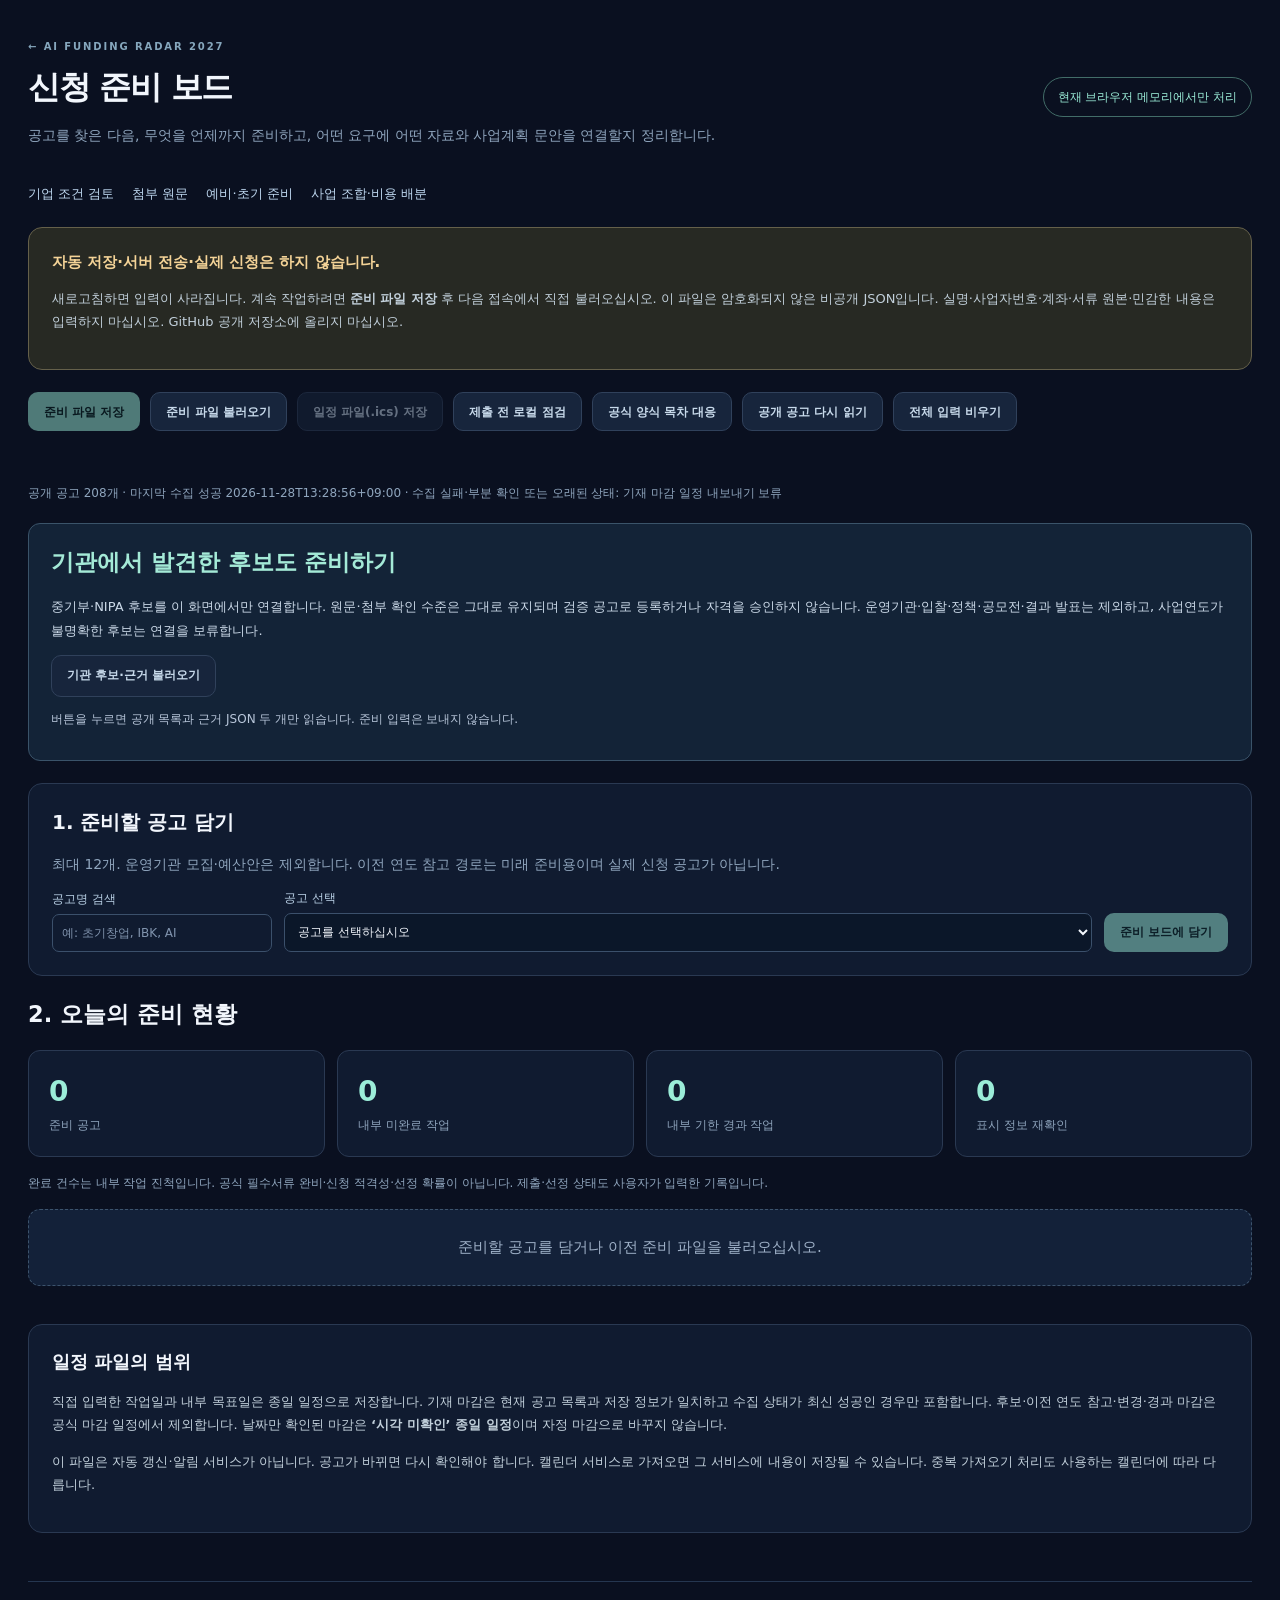
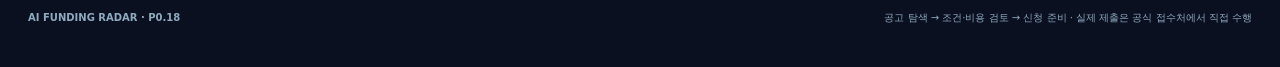
<file: applications.html>
<!doctype html>
<html lang="ko">
<head>
<meta charset="utf-8"><meta name="viewport" content="width=device-width,initial-scale=1">
<meta name="referrer" content="no-referrer">
<meta http-equiv="Content-Security-Policy" content="default-src 'self'; script-src 'self'; style-src 'self'; connect-src 'self'; img-src 'self' data:; object-src 'none'; base-uri 'none'; form-action 'none'">
<title>신청 준비 보드 | AI FUNDING RADAR 2027</title>
<link rel="icon" href="assets/favicon.svg" type="image/svg+xml">
<link rel="stylesheet" href="assets/style.css"><link rel="stylesheet" href="assets/applications.css"><link rel="stylesheet" href="assets/application-agency.css">
<script src="assets/radar-core.js" defer></script><script src="assets/applications-core.js" defer></script><script src="assets/application-dossier.js" defer></script><script src="assets/application-dossier-view.js" defer></script><script src="assets/application-plan.js" defer></script><script src="assets/application-plan-view.js" defer></script><script src="assets/agency-report.js" defer></script><script src="assets/agency-evidence.js" defer></script><script src="assets/application-agency.js" defer></script><script src="assets/applications-ui.js" defer></script>
</head>
<body><a class="skip-link" href="#board">준비 보드로 이동</a>
<div class="application-shell">
<header class="application-header"><div><a href="index.html" class="eyebrow">← AI FUNDING RADAR 2027</a><h1>신청 준비 보드</h1><p>공고를 찾은 다음, 무엇을 언제까지 준비하고, 어떤 요구에 어떤 자료와 사업계획 문안을 연결할지 정리합니다.</p></div><span class="private-badge">현재 브라우저 메모리에서만 처리</span></header>
<nav class="application-nav" aria-label="검토 도구"><a href="eligibility.html">기업 조건 검토</a><a href="attachments.html">첨부 원문</a><a href="startup.html">예비·초기 준비</a><a href="portfolio.html">사업 조합·비용 배분</a></nav>
<section class="privacy-notice" aria-label="저장 및 정보 처리 안내"><b>자동 저장·서버 전송·실제 신청은 하지 않습니다.</b><p>새로고침하면 입력이 사라집니다. 계속 작업하려면 <strong>준비 파일 저장</strong> 후 다음 접속에서 직접 불러오십시오. 이 파일은 암호화되지 않은 비공개 JSON입니다. 실명·사업자번호·계좌·서류 원본·민감한 내용은 입력하지 마십시오. GitHub 공개 저장소에 올리지 마십시오.</p></section>
<section class="toolbar" aria-label="보드 관리">
<button id="saveBoard" class="btn btn-primary" type="button">준비 파일 저장</button>
<label class="btn btn-secondary file-label" for="importFile">준비 파일 불러오기<input id="importFile" type="file" accept=".json,application/json"></label>
<button id="calendarExport" class="btn btn-secondary" type="button">일정 파일(.ics) 저장</button>
<a href="preflight.html" class="btn btn-secondary">제출 전 로컬 점검</a>
<a href="form-mapping.html" class="btn btn-secondary">공식 양식 목차 대응</a>
<button id="reloadPublic" class="btn btn-secondary" type="button">공개 공고 다시 읽기</button>
<button id="clearBoard" class="btn btn-secondary" type="button">전체 입력 비우기</button>
</section>
<div id="importPreview" class="import-preview" hidden><b id="importSummary"></b><p>검증된 파일의 입력만 가져옵니다. P0.12(v1)·P0.13(v2) 파일은 작업·자료 연결을 보존하고 빈 초안 항목을 추가합니다. 새 v3 파일은 이전 화면에서 열 수 없습니다. 저장된 상태는 자체기록이며 공고의 적격성·제출·선정을 증명하지 않습니다. 현재 보드를 대체하므로 필요한 입력을 먼저 저장하십시오.</p><button id="applyImport" type="button" class="btn btn-primary">확인 후 현재 보드 대체</button><button id="cancelImport" type="button" class="btn btn-secondary">취소</button></div>
<p id="message" class="message" role="status" aria-live="polite"></p>
<p id="sourceStatus" class="source-status" role="status">공개 공고를 읽고 있습니다.</p>
<section class="agency-prep-intro" aria-labelledby="agencyPrepTitle"><h2 id="agencyPrepTitle">기관에서 발견한 후보도 준비하기</h2><p>중기부·NIPA 후보를 이 화면에서만 연결합니다. 원문·첨부 확인 수준은 그대로 유지되며 검증 공고로 등록하거나 자격을 승인하지 않습니다. 운영기관·입찰·정책·공모전·결과 발표는 제외하고, 사업연도가 불명확한 후보는 연결을 보류합니다.</p><button id="loadAgency" type="button" class="btn btn-secondary">기관 후보·근거 불러오기</button><p id="agencyStatus" role="status" aria-live="polite">버튼을 누르면 공개 목록과 근거 JSON 두 개만 읽습니다. 준비 입력은 보내지 않습니다.</p></section>
<section class="picker" aria-labelledby="pickerTitle"><h2 id="pickerTitle">1. 준비할 공고 담기</h2><p>최대 12개. 운영기관 모집·예산안은 제외합니다. 이전 연도 참고 경로는 미래 준비용이며 실제 신청 공고가 아닙니다.</p><div class="picker-controls"><label>공고명 검색<input id="noticeSearch" type="search" maxlength="160" placeholder="예: 초기창업, IBK, AI"></label><label class="grow">공고 선택<select id="noticeSelect" aria-label="준비할 공고"></select></label><button id="addNotice" class="btn btn-primary" type="button" disabled>준비 보드에 담기</button></div></section>
<section aria-labelledby="summaryTitle"><h2 id="summaryTitle">2. 오늘의 준비 현황</h2><div id="summary" class="prep-summary"></div><p class="boundary">완료 건수는 내부 작업 진척입니다. 공식 필수서류 완비·신청 적격성·선정 확률이 아닙니다. 제출·선정 상태도 사용자가 입력한 기록입니다.</p></section>
<section id="board" aria-label="공고별 준비 보드"><p class="empty">준비할 공고를 담거나 이전 준비 파일을 불러오십시오.</p></section>
<section class="calendar-note"><h2>일정 파일의 범위</h2><p>직접 입력한 작업일과 내부 목표일은 종일 일정으로 저장합니다. 기재 마감은 현재 공고 목록과 저장 정보가 일치하고 수집 상태가 최신 성공인 경우만 포함합니다. 후보·이전 연도 참고·변경·경과 마감은 공식 마감 일정에서 제외합니다. 날짜만 확인된 마감은 <b>‘시각 미확인’ 종일 일정</b>이며 자정 마감으로 바꾸지 않습니다.</p><p>이 파일은 자동 갱신·알림 서비스가 아닙니다. 공고가 바뀌면 다시 확인해야 합니다. 캘린더 서비스로 가져오면 그 서비스에 내용이 저장될 수 있습니다. 중복 가져오기 처리도 사용하는 캘린더에 따라 다릅니다.</p></section>
<footer>AI FUNDING RADAR · P0.18 <span>공고 탐색 → 조건·비용 검토 → 신청 준비 · 실제 제출은 공식 접수처에서 직접 수행</span></footer>
</div></body></html>
</file>
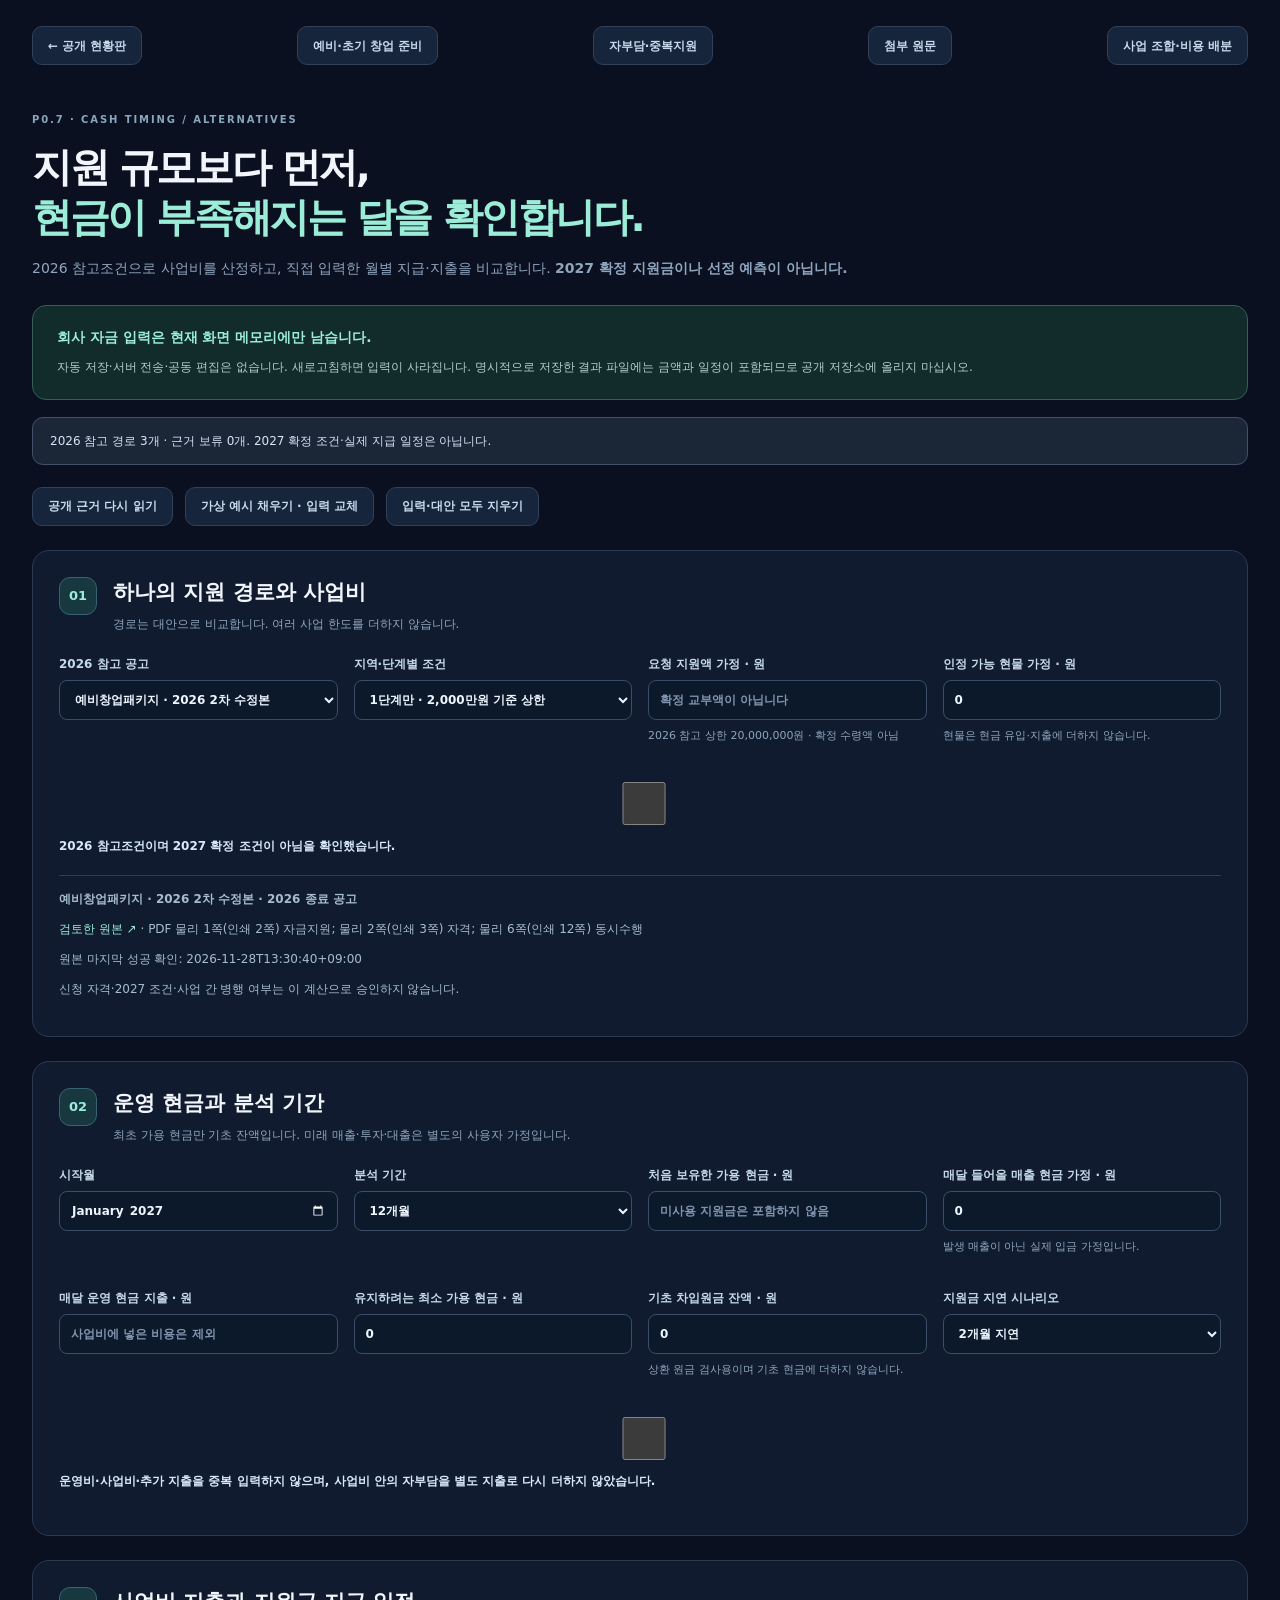
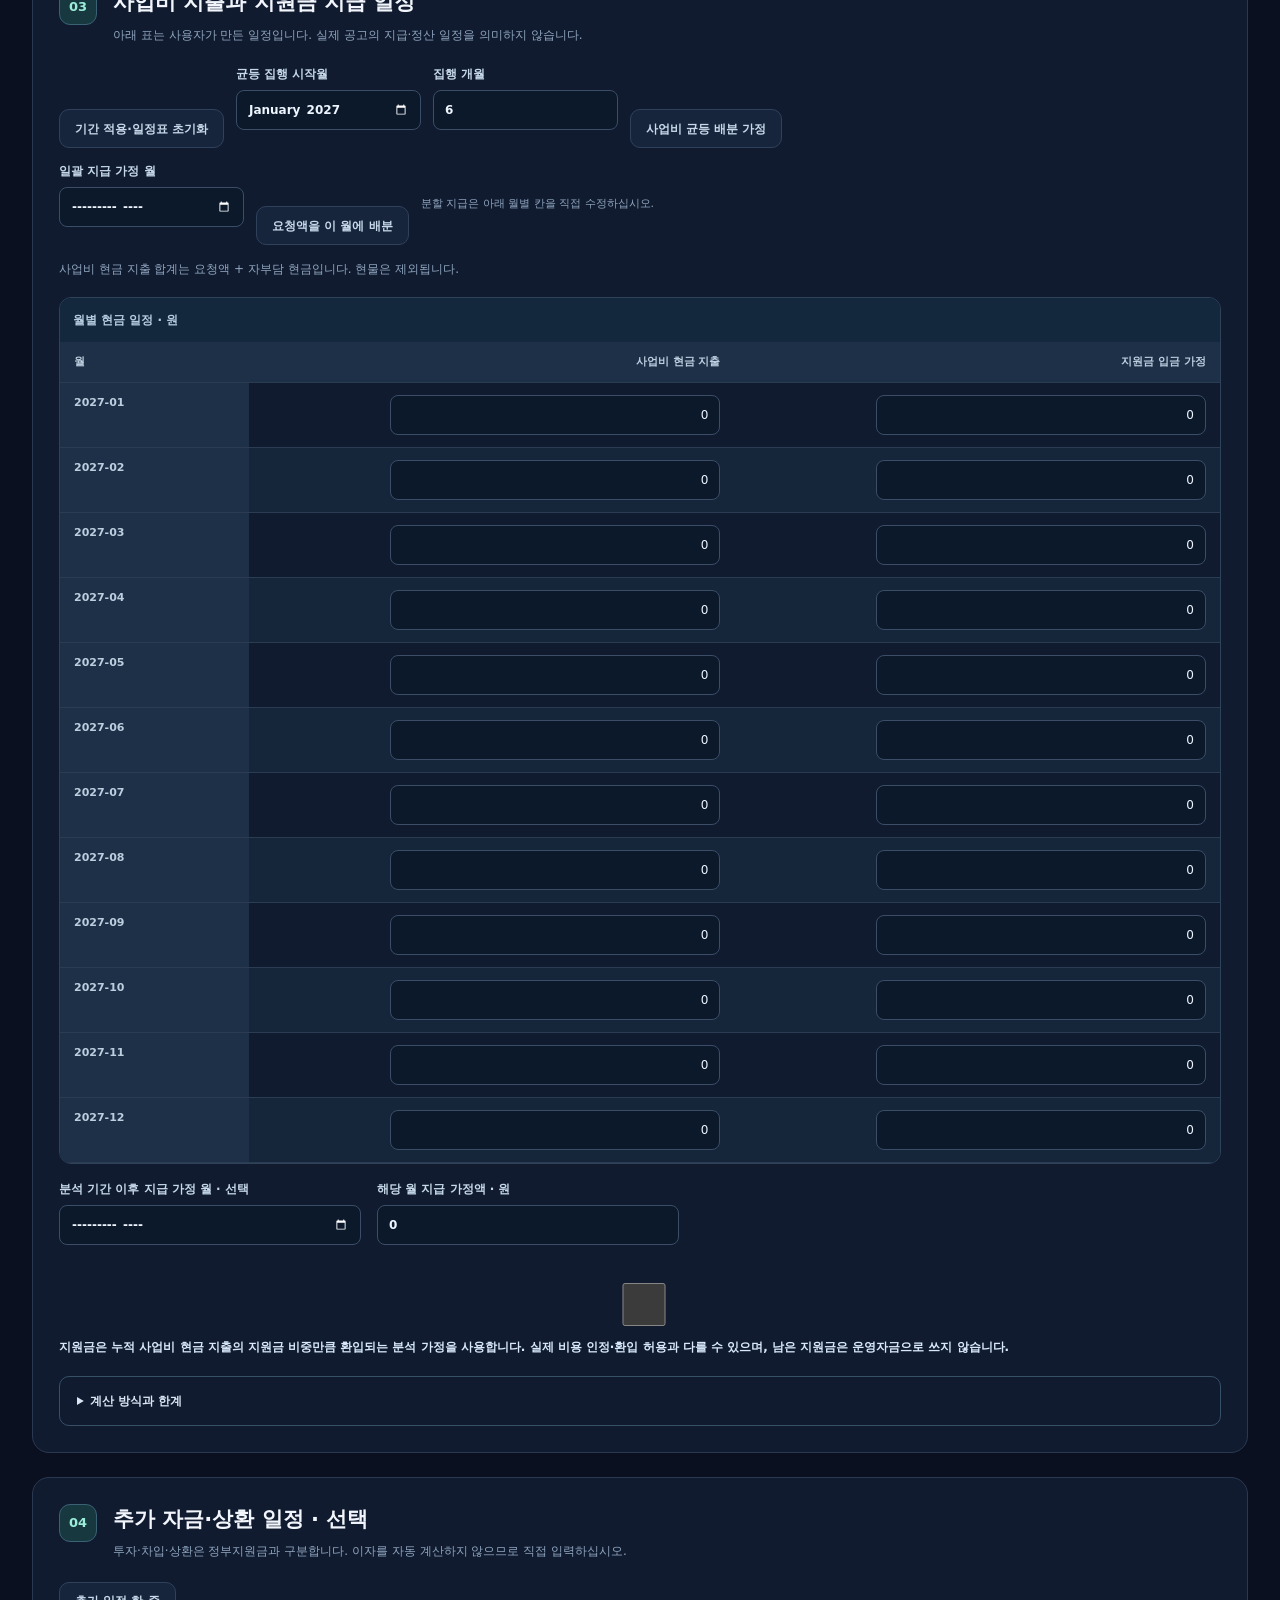
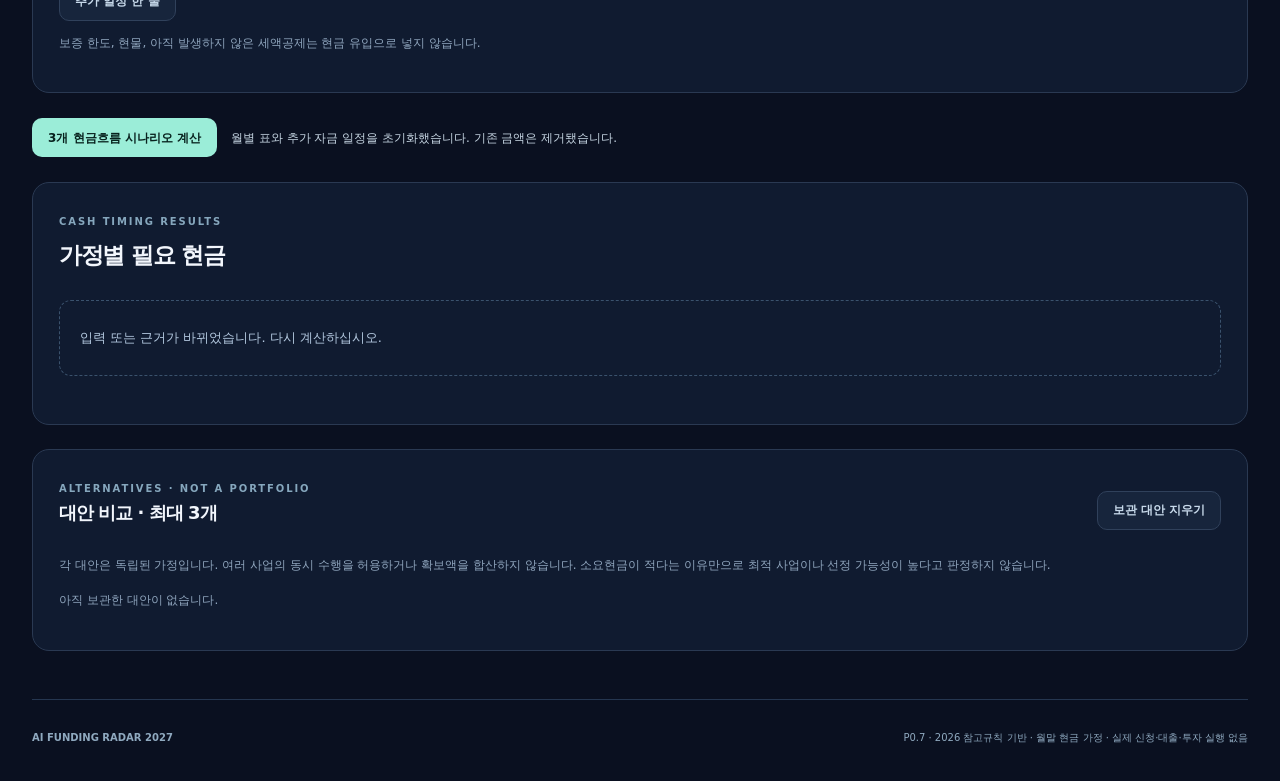
<file: cashflow.html>
<!doctype html>
<html lang="ko"><head>
<meta charset="utf-8"><meta name="viewport" content="width=device-width,initial-scale=1"><meta name="theme-color" content="#0b1220">
<meta http-equiv="Content-Security-Policy" content="default-src 'self'; script-src 'self'; style-src 'self'; img-src 'self' data:; connect-src 'self'; object-src 'none'; base-uri 'self'; form-action 'none'">
<meta name="referrer" content="no-referrer"><meta name="robots" content="noindex">
<title>월별 현금흐름 · 대안 비교 | AI FUNDING RADAR 2027</title>
<link rel="icon" href="assets/favicon.svg" type="image/svg+xml"><link rel="stylesheet" href="assets/style.css"><link rel="stylesheet" href="assets/eligibility.css"><link rel="stylesheet" href="assets/cashflow.css">
<script src="assets/radar-core.js" defer></script><script src="assets/planning-core.js" defer></script><script src="assets/startup-core.js" defer></script><script src="assets/cashflow-core.js" defer></script><script src="assets/cashflow-ui.js" defer></script>
</head><body><a class="skip-link" href="#cfForm">자금 계획 입력으로 이동</a>
<main class="eligibility-shell cashflow-shell">
<header class="eligibility-header"><a class="btn btn-secondary" href="./">← 공개 현황판</a><a class="btn btn-secondary" href="startup.html">예비·초기 창업 준비</a><a class="btn btn-secondary" href="planning.html">자부담·중복지원</a><a class="btn btn-secondary" href="attachments.html">첨부 원문</a><a class="btn btn-secondary" href="portfolio.html">사업 조합·비용 배분</a></header>
<section class="eligibility-intro"><span class="eyebrow">P0.7 · CASH TIMING / ALTERNATIVES</span><h1>지원 규모보다 먼저,<br><em>현금이 부족해지는 달을 확인합니다.</em></h1><p>2026 참고조건으로 사업비를 산정하고, 직접 입력한 월별 지급·지출을 비교합니다. <strong>2027 확정 지원금이나 선정 예측이 아닙니다.</strong></p></section>
<div class="privacy-notice" role="note"><strong>회사 자금 입력은 현재 화면 메모리에만 남습니다.</strong><p>자동 저장·서버 전송·공동 편집은 없습니다. 새로고침하면 입력이 사라집니다. 명시적으로 저장한 결과 파일에는 금액과 일정이 포함되므로 공개 저장소에 올리지 마십시오.</p></div>
<div id="cfStatus" class="status-strip" role="status">참고 공고·원본 확인 기록을 읽는 중입니다.</div>
<div class="cf-tools"><button id="cfReload" type="button" class="btn btn-secondary">공개 근거 다시 읽기</button><button id="cfDemo" type="button" class="btn btn-secondary" disabled>가상 예시 채우기 · 입력 교체</button><button id="cfClear" type="button" class="btn btn-secondary">입력·대안 모두 지우기</button></div>
<p id="cfExampleNotice" class="cf-warning" hidden>가상 예시입니다. 실제 회사 자금이나 지급 일정이 아닙니다. 예비창업 1단계 참고액 2천만원, 2027년 1~6월, 5월 일괄 지급을 가정했습니다.</p>
<form id="cfForm" autocomplete="off">
<section class="input-panel cf-section"><div class="cf-section-head"><span class="cf-step">01</span><div><h2>하나의 지원 경로와 사업비</h2><p>경로는 대안으로 비교합니다. 여러 사업 한도를 더하지 않습니다.</p></div></div>
<div class="cf-grid"><label for="cfRoute">2026 참고 공고<select id="cfRoute" disabled><option value="">자료 확인 중</option></select></label><label for="cfScenario">지역·단계별 조건<select id="cfScenario" disabled><option value="">선택 필요</option></select></label><label for="cfSupport">요청 지원액 가정 · 원<input id="cfSupport" type="text" inputmode="numeric" maxlength="13" placeholder="확정 교부액이 아닙니다"><small id="cfCap"></small></label><label for="cfInkind">인정 가능 현물 가정 · 원<input id="cfInkind" type="text" inputmode="numeric" maxlength="13" value="0"><small>현물은 현금 유입·지출에 더하지 않습니다.</small></label></div>
<label class="check-row" for="cfReferenceAck"><input type="checkbox" id="cfReferenceAck">2026 참고조건이며 2027 확정 조건이 아님을 확인했습니다.</label><label class="check-row" id="cfRegionRow" for="cfRegionAck"><input type="checkbox" id="cfRegionAck">지역 분류는 원문 확인 또는 가정이며 실제 인정은 별도임을 확인했습니다.</label>
<div id="cfSource" class="cf-source"></div></section>
<section class="input-panel cf-section"><div class="cf-section-head"><span class="cf-step">02</span><div><h2>운영 현금과 분석 기간</h2><p>최초 가용 현금만 기초 잔액입니다. 미래 매출·투자·대출은 별도의 사용자 가정입니다.</p></div></div>
<div class="cf-grid"><label for="cfStart">시작월<input id="cfStart" type="month" value="2027-01"></label><label for="cfMonths">분석 기간<select id="cfMonths"><option value="6">6개월</option><option value="12" selected>12개월</option><option value="18">18개월</option><option value="24">24개월</option></select></label><label for="cfOpening">처음 보유한 가용 현금 · 원<input id="cfOpening" type="text" inputmode="numeric" maxlength="13" placeholder="미사용 지원금은 포함하지 않음"></label><label for="cfRevenue">매달 들어올 매출 현금 가정 · 원<input id="cfRevenue" type="text" inputmode="numeric" maxlength="13" value="0"><small>발생 매출이 아닌 실제 입금 가정입니다.</small></label><label for="cfOperating">매달 운영 현금 지출 · 원<input id="cfOperating" type="text" inputmode="numeric" maxlength="13" placeholder="사업비에 넣은 비용은 제외"></label><label for="cfReserve">유지하려는 최소 가용 현금 · 원<input id="cfReserve" type="text" inputmode="numeric" maxlength="13" value="0"></label><label for="cfDebt">기초 차입원금 잔액 · 원<input id="cfDebt" type="text" inputmode="numeric" maxlength="13" value="0"><small>상환 원금 검사용이며 기초 현금에 더하지 않습니다.</small></label><label for="cfDelay">지원금 지연 시나리오<select id="cfDelay"><option value="0">지연 없음</option><option value="1">1개월 지연</option><option value="2" selected>2개월 지연</option><option value="3">3개월 지연</option><option value="6">6개월 지연</option><option value="12">12개월 지연</option></select></label></div>
<label class="check-row" for="cfBudgetAck"><input id="cfBudgetAck" type="checkbox">운영비·사업비·추가 지출을 중복 입력하지 않으며, 사업비 안의 자부담을 별도 지출로 다시 더하지 않았습니다.</label></section>
<section class="input-panel cf-section"><div class="cf-section-head"><span class="cf-step">03</span><div><h2>사업비 지출과 지원금 지급 일정</h2><p>아래 표는 사용자가 만든 일정입니다. 실제 공고의 지급·정산 일정을 의미하지 않습니다.</p></div></div>
<div class="cf-controls"><button id="cfNewGrid" class="btn btn-secondary" type="button">기간 적용·일정표 초기화</button><label for="cfSpendStart">균등 집행 시작월<input id="cfSpendStart" type="month" value="2027-01"></label><label for="cfSpendCount">집행 개월<input id="cfSpendCount" type="number" min="1" max="24" value="6"></label><button id="cfEven" class="btn btn-secondary" type="button" disabled>사업비 균등 배분 가정</button></div>
<div class="cf-controls"><label for="cfPayMonth">일괄 지급 가정 월<input id="cfPayMonth" type="month"></label><button id="cfOnePayment" class="btn btn-secondary" type="button" disabled>요청액을 이 월에 배분</button><small>분할 지급은 아래 월별 칸을 직접 수정하십시오.</small></div>
<p id="cfBudgetHint" class="cf-muted">사업비 현금 지출 합계는 요청액 + 자부담 현금입니다. 현물은 제외됩니다.</p>
<div class="cf-table-wrap"><table class="cf-table"><caption>월별 현금 일정 · 원</caption><thead><tr><th scope="col">월</th><th scope="col">사업비 현금 지출</th><th scope="col">지원금 입금 가정</th></tr></thead><tbody id="cfSchedule"></tbody></table></div>
<div class="cf-grid cf-tail"><label for="cfAfterMonth">분석 기간 이후 지급 가정 월 · 선택<input id="cfAfterMonth" type="month"></label><label for="cfAfterAmount">해당 월 지급 가정액 · 원<input id="cfAfterAmount" type="text" inputmode="numeric" maxlength="13" value="0"></label></div>
<label class="check-row" for="cfModelAck"><input id="cfModelAck" type="checkbox">지원금은 누적 사업비 현금 지출의 지원금 비중만큼 환입되는 분석 가정을 사용합니다. 실제 비용 인정·환입 허용과 다를 수 있으며, 남은 지원금은 운영자금으로 쓰지 않습니다.</label>
<details class="cf-method"><summary>계산 방식과 한계</summary><p>사업 현금지출 = 지원액 가정 + 자부담 현금. 누적 사용가능 지원금 = 누적 수령액과 「누적 사업 현금지출 × 지원액 ÷ 사업 현금지출 총액」 중 작은 금액입니다. 소수 원은 버리고 마지막 집행까지 누적합니다. 남은 수령액은 제한자금으로 분리합니다.</p><p>이 비례 환입은 계획 비교용 가정이며, 실제 협약의 지급·정산·계좌 이체 규칙이 아닙니다. 월말만 비교하므로 같은 달의 선지출, 부가세, 비인정비용, 삭감·환수는 따로 고려해야 합니다. 최초 현금에 이미 받은 지원금이나 아래 투자·대출을 다시 넣지 마십시오.</p></details></section>
<section class="input-panel cf-section"><div class="cf-section-head"><span class="cf-step">04</span><div><h2>추가 자금·상환 일정 · 선택</h2><p>투자·차입·상환은 정부지원금과 구분합니다. 이자를 자동 계산하지 않으므로 직접 입력하십시오.</p></div></div>
<div id="cfFinancing"></div><button id="cfAddFinance" type="button" class="btn btn-secondary">추가 일정 한 줄</button><p class="cf-muted">보증 한도, 현물, 아직 발생하지 않은 세액공제는 현금 유입으로 넣지 않습니다.</p></section>
<div class="cf-runbar"><button id="cfRun" type="button" class="btn btn-primary" disabled>3개 현금흐름 시나리오 계산</button><span id="cfInputMessage" role="status"></span></div>
</form>
<section class="result-panel cf-section" aria-labelledby="cfResultHeading"><div class="section-title"><div><span class="eyebrow">CASH TIMING RESULTS</span><h2 id="cfResultHeading">가정별 필요 현금</h2></div></div><div id="cfResult" aria-live="polite"><div class="assessment-empty">근거와 자금 일정을 확인한 뒤 계산하십시오.</div></div><div id="cfResultActions" class="cf-tools" hidden><button id="cfKeep" class="btn btn-secondary" type="button">현재 가정을 대안으로 보관</button><button id="cfExport" class="btn btn-secondary" type="button">내 기기에 현재 입력·결과 저장</button></div><p id="cfExportWarning" class="export-warning" hidden>저장 파일은 비공개 자금 계획입니다. 공개 사이트·GitHub 저장소에 업로드하지 마십시오.</p></section>
<section class="scope-panel"><div class="section-title"><div><span class="eyebrow">ALTERNATIVES · NOT A PORTFOLIO</span><h2>대안 비교 · 최대 3개</h2></div><button id="cfClearAlternatives" class="btn btn-secondary" type="button">보관 대안 지우기</button></div><p>각 대안은 독립된 가정입니다. 여러 사업의 동시 수행을 허용하거나 확보액을 합산하지 않습니다. 소요현금이 적다는 이유만으로 최적 사업이나 선정 가능성이 높다고 판정하지 않습니다.</p><div id="cfAlternatives"><p class="cf-muted">아직 보관한 대안이 없습니다.</p></div></section>
<footer>AI FUNDING RADAR 2027 <span>P0.7 · 2026 참고규칙 기반 · 월말 현금 가정 · 실제 신청·대출·투자 실행 없음</span></footer>
</main></body></html>
</file>
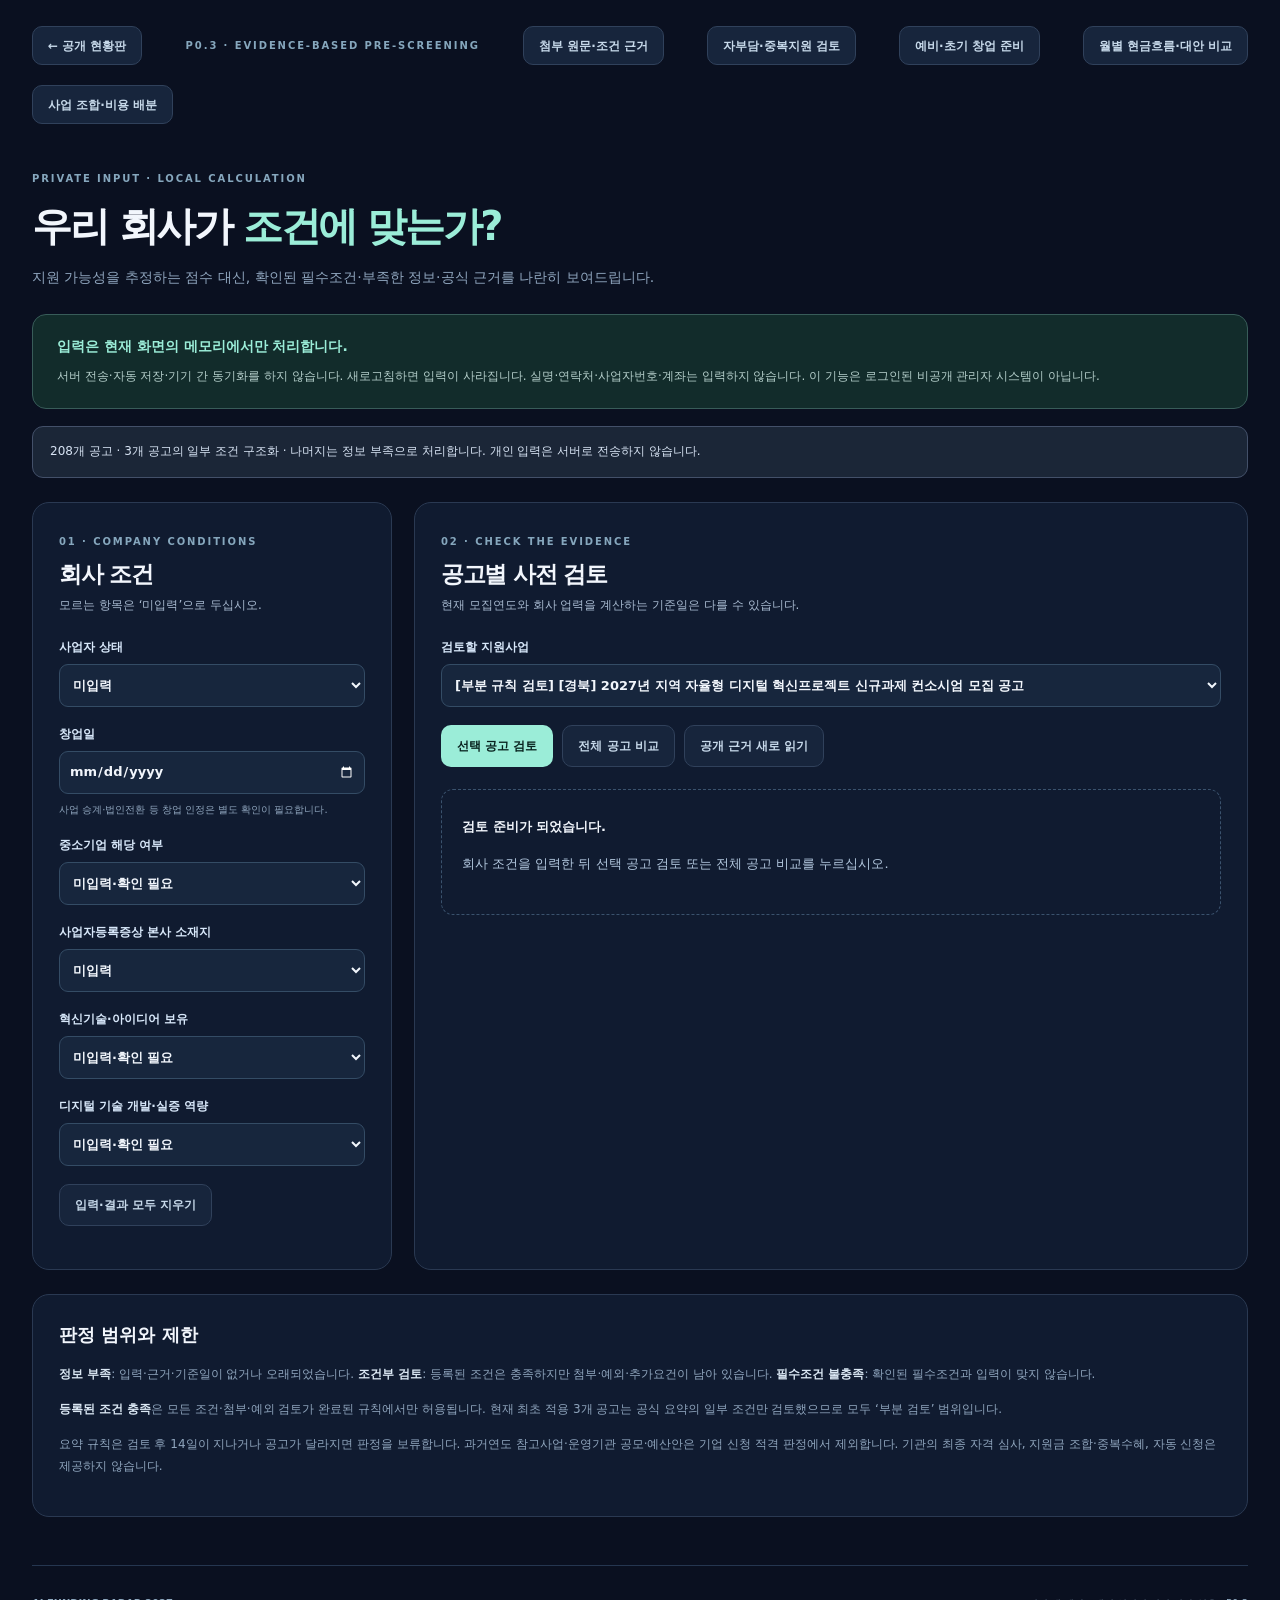
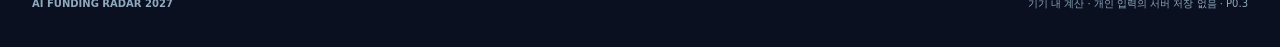
<file: eligibility.html>
<!doctype html>
<html lang="ko">
<head>
<meta charset="utf-8"><meta name="viewport" content="width=device-width,initial-scale=1"><meta name="theme-color" content="#0b1220">
<meta http-equiv="Content-Security-Policy" content="default-src 'self'; script-src 'self'; style-src 'self'; img-src 'self' data:; connect-src 'self'; object-src 'none'; base-uri 'self'; form-action 'none'">
<meta name="referrer" content="no-referrer"><meta name="robots" content="noindex">
<title>내 기업 조건 검토 | AI FUNDING RADAR 2027</title>
<link rel="icon" href="assets/favicon.svg" type="image/svg+xml"><link rel="stylesheet" href="assets/style.css"><link rel="stylesheet" href="assets/eligibility.css">
<script src="assets/radar-core.js" defer></script><script src="assets/eligibility-core.js" defer></script><script src="assets/eligibility-ui.js" defer></script>
</head>
<body>
<a class="skip-link" href="#companyFields">회사 조건 입력으로 이동</a>
<main class="eligibility-shell">
<header class="eligibility-header"><a href="./" class="btn btn-secondary">← 공개 현황판</a><span class="eyebrow">P0.3 · EVIDENCE-BASED PRE-SCREENING</span><a class="btn btn-secondary" href="attachments.html">첨부 원문·조건 근거</a><a class="btn btn-secondary" href="planning.html">자부담·중복지원 검토</a><a class="btn btn-secondary" href="startup.html">예비·초기 창업 준비</a><a class="btn btn-secondary" href="cashflow.html">월별 현금흐름·대안 비교</a><a class="btn btn-secondary" href="portfolio.html">사업 조합·비용 배분</a></header>
<section class="eligibility-intro"><span class="eyebrow">PRIVATE INPUT · LOCAL CALCULATION</span><h1>우리 회사가 <em>조건에 맞는가?</em></h1><p>지원 가능성을 추정하는 점수 대신, 확인된 필수조건·부족한 정보·공식 근거를 나란히 보여드립니다.</p></section>
<div class="privacy-notice" role="note"><strong>입력은 현재 화면의 메모리에서만 처리합니다.</strong><p>서버 전송·자동 저장·기기 간 동기화를 하지 않습니다. 새로고침하면 입력이 사라집니다. 실명·연락처·사업자번호·계좌는 입력하지 않습니다. 이 기능은 로그인된 비공개 관리자 시스템이 아닙니다.</p></div>
<div id="loadStatus" class="status-strip" role="status">공개 공고와 판정 근거를 읽고 있습니다.</div>
<div class="eligibility-layout">
<section class="input-panel" aria-labelledby="companyTitle">
<div class="section-title"><div><span class="eyebrow">01 · COMPANY CONDITIONS</span><h2 id="companyTitle">회사 조건</h2><p>모르는 항목은 ‘미입력’으로 두십시오.</p></div></div>
<form id="companyFields" autocomplete="off">
<label for="entity">사업자 상태<select id="entity"><option value="">미입력</option><option value="not_established">미설립·예비창업</option><option value="sole_proprietor">개인사업자</option><option value="corporation">법인사업자</option></select></label>
<label for="founded_on">창업일<input id="founded_on" type="date"><small>사업 승계·법인전환 등 창업 인정은 별도 확인이 필요합니다.</small></label>
<label for="is_sme">중소기업 해당 여부<select id="is_sme"><option value="">미입력·확인 필요</option><option value="true">해당</option><option value="false">비해당</option></select></label>
<label for="headquarters_region">사업자등록증상 본사 소재지<select id="headquarters_region"><option value="">미입력</option><option>서울</option><option>부산</option><option>대구</option><option>인천</option><option>광주</option><option>대전</option><option>울산</option><option>세종</option><option>경기</option><option>강원</option><option>충북</option><option>충남</option><option>전북</option><option>전남</option><option>경북</option><option>경남</option><option>제주</option></select></label>
<label for="innovation">혁신기술·아이디어 보유<select id="innovation"><option value="">미입력·확인 필요</option><option value="true">보유</option><option value="false">미보유</option></select></label>
<label for="digital_capability">디지털 기술 개발·실증 역량<select id="digital_capability"><option value="">미입력·확인 필요</option><option value="true">보유</option><option value="false">미보유</option></select></label>
<div class="form-actions"><button id="clearInput" class="btn btn-secondary" type="button">입력·결과 모두 지우기</button></div>
</form>
</section>
<section class="result-panel" aria-labelledby="assessmentTitle">
<div class="section-title"><div><span class="eyebrow">02 · CHECK THE EVIDENCE</span><h2 id="assessmentTitle">공고별 사전 검토</h2><p>현재 모집연도와 회사 업력을 계산하는 기준일은 다를 수 있습니다.</p></div></div>
<label class="program-label" for="programChoice">검토할 지원사업<select id="programChoice" disabled><option value="">공고를 불러오는 중</option></select></label>
<div class="form-actions"><button id="evaluateBtn" class="btn btn-primary" type="button" disabled>선택 공고 검토</button><button id="compareBtn" class="btn btn-secondary" type="button" disabled>전체 공고 비교</button><button id="reloadData" class="btn btn-secondary" type="button">공개 근거 새로 읽기</button></div>
<div id="result" aria-live="polite"><div class="assessment-empty"><b>선정 확률이나 지원액을 추정하지 않습니다.</b><p>공고를 선택하고 검토하면 필수조건별 근거와 결과를 확인할 수 있습니다. 누락된 규칙·입력·기준일을 임의로 채우지 않습니다.</p></div></div>
<button id="exportReport" class="btn btn-secondary report-download" type="button" hidden>현재 입력·검토 결과를 내 기기에 저장 (JSON)</button>
<p class="export-warning" id="exportWarning" hidden>저장 파일에는 직접 입력한 회사 조건이 포함됩니다. 공개 저장소에 업로드하지 마십시오.</p>
</section>
</div>
<section id="comparisonPanel" class="comparison-panel" hidden><div class="section-title"><div><span class="eyebrow">03 · COMPARE WITHOUT GUESSING</span><h2>공고 비교 결과</h2><p id="comparisonSummary"></p></div></div><div id="comparisonResults"></div></section>
<section class="scope-panel"><h2>판정 범위와 제한</h2><p><b>정보 부족</b>: 입력·근거·기준일이 없거나 오래되었습니다. <b>조건부 검토</b>: 등록된 조건은 충족하지만 첨부·예외·추가요건이 남아 있습니다. <b>필수조건 불충족</b>: 확인된 필수조건과 입력이 맞지 않습니다.</p><p><b>등록된 조건 충족</b>은 모든 조건·첨부·예외 검토가 완료된 규칙에서만 허용됩니다. 현재 최초 적용 3개 공고는 공식 요약의 일부 조건만 검토했으므로 모두 ‘부분 검토’ 범위입니다.</p><p>요약 규칙은 검토 후 14일이 지나거나 공고가 달라지면 판정을 보류합니다. 과거연도 참고사업·운영기관 공모·예산안은 기업 신청 적격 판정에서 제외합니다. 기관의 최종 자격 심사, 지원금 조합·중복수혜, 자동 신청은 제공하지 않습니다.</p></section>
<footer>AI FUNDING RADAR 2027 <span>기기 내 계산 · 개인 입력의 서버 저장 없음 · P0.3</span></footer>
</main>
</body></html>
</file>
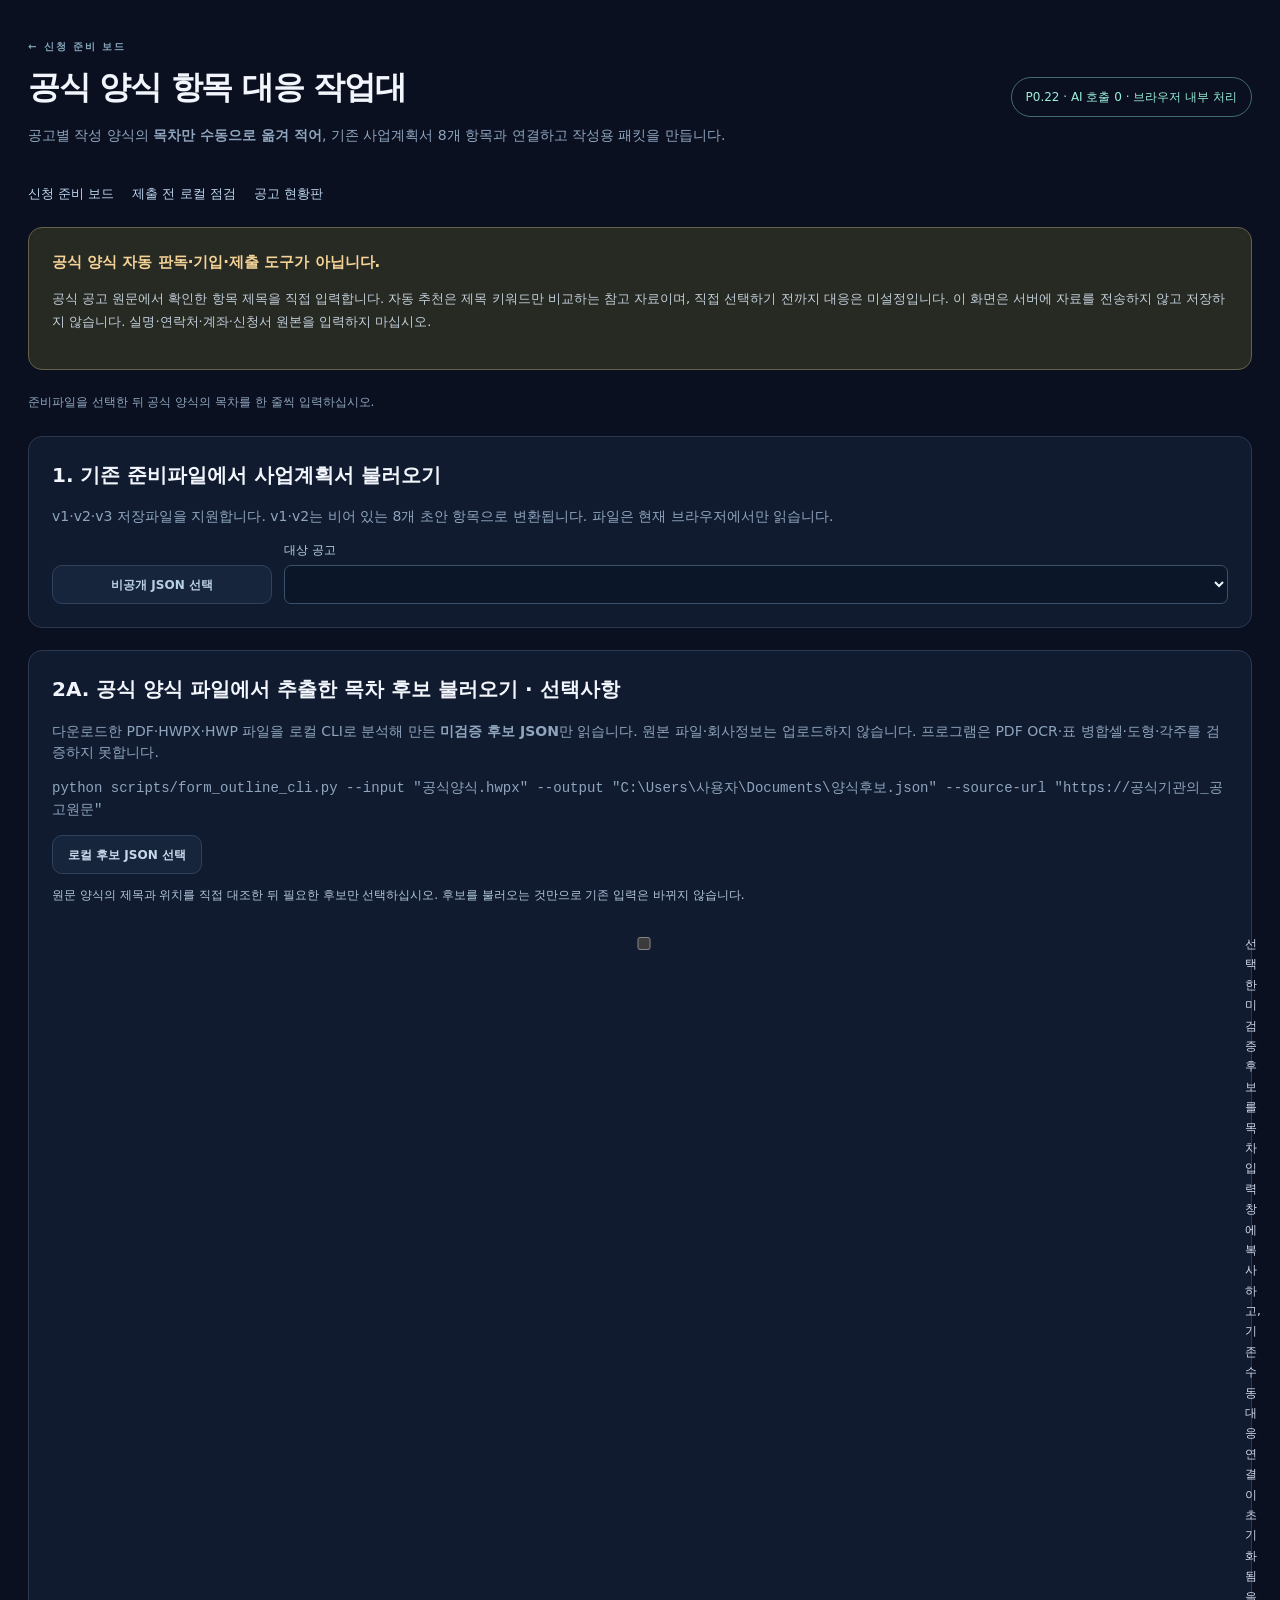
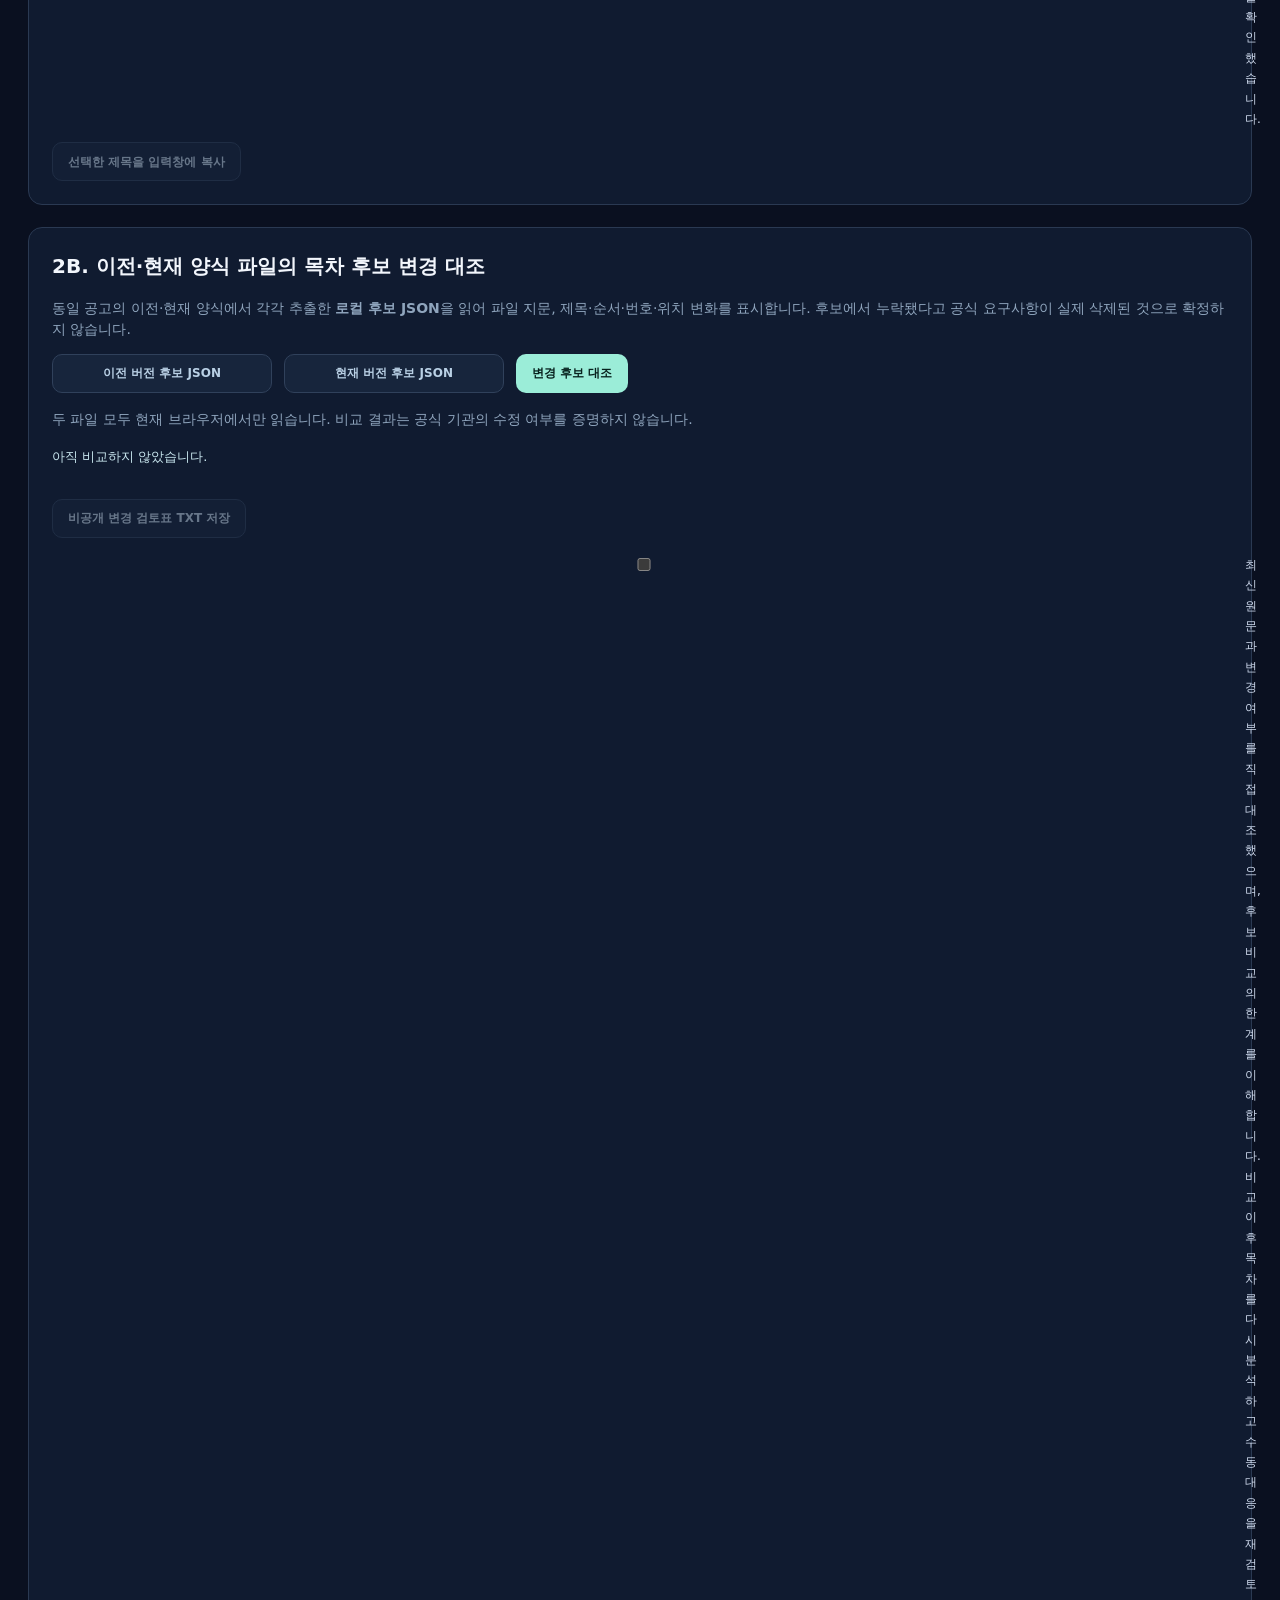
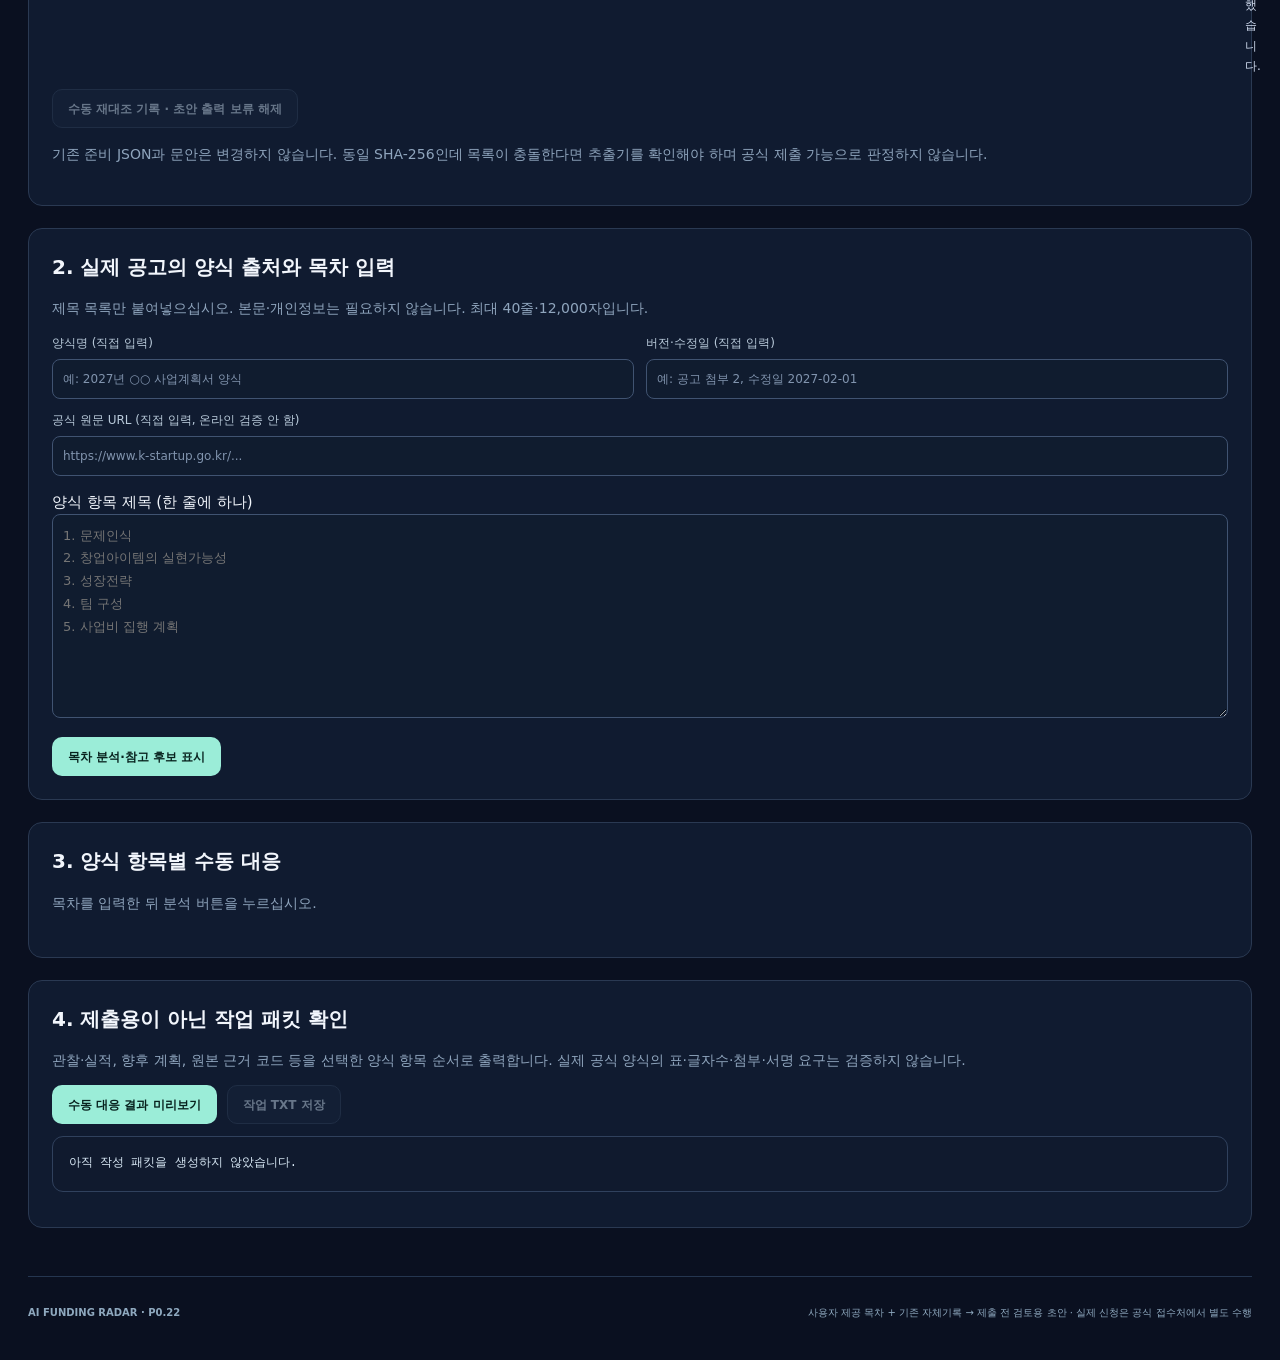
<file: form-mapping.html>
<!doctype html>
<html lang="ko">
<head>
<meta charset="utf-8">
<meta name="viewport" content="width=device-width,initial-scale=1">
<meta name="referrer" content="no-referrer">
<meta http-equiv="Content-Security-Policy" content="default-src 'self'; script-src 'self'; style-src 'self'; connect-src 'none'; img-src 'self' data:; object-src 'none'; base-uri 'none'; form-action 'none'">
<title>공식 양식 항목 대응 작업대 | AI FUNDING RADAR 2027</title>
<link rel="icon" href="assets/favicon.svg" type="image/svg+xml">
<link rel="stylesheet" href="assets/style.css">
<link rel="stylesheet" href="assets/applications.css">
<link rel="stylesheet" href="assets/form-mapping.css">
<script src="assets/applications-core.js" defer></script>
<script src="assets/application-dossier.js" defer></script>
<script src="assets/application-plan.js" defer></script>
<script src="assets/form-mapping.js" defer></script>
<script src="assets/form-outline-import.js" defer></script>
<script src="assets/form-version.js" defer></script>
</head>
<body>
<a class="skip-link" href="#mappingMain">양식 항목 매핑으로 이동</a>
<main class="application-shell" id="mappingMain">
<header class="application-header">
 <div><a href="applications.html" class="eyebrow">← 신청 준비 보드</a><h1>공식 양식 항목 대응 작업대</h1>
 <p>공고별 작성 양식의 <strong>목차만 수동으로 옮겨 적어</strong>, 기존 사업계획서 8개 항목과 연결하고 작성용 패킷을 만듭니다.</p></div>
 <span class="private-badge">P0.22 · AI 호출 0 · 브라우저 내부 처리</span>
</header>
<nav class="application-nav" aria-label="연관 도구"><a href="applications.html">신청 준비 보드</a><a href="preflight.html">제출 전 로컬 점검</a><a href="index.html">공고 현황판</a></nav>
<section class="privacy-notice">
 <b>공식 양식 자동 판독·기입·제출 도구가 아닙니다.</b>
 <p>공식 공고 원문에서 확인한 항목 제목을 직접 입력합니다. 자동 추천은 제목 키워드만 비교하는 참고 자료이며, 직접 선택하기 전까지 대응은 미설정입니다. 이 화면은 서버에 자료를 전송하지 않고 저장하지 않습니다. 실명·연락처·계좌·신청서 원본을 입력하지 마십시오.</p>
</section>
<p id="formStatus" class="source-status" role="status" aria-live="polite">준비파일을 선택한 뒤 공식 양식의 목차를 한 줄씩 입력하십시오.</p>
<section class="picker">
 <h2>1. 기존 준비파일에서 사업계획서 불러오기</h2>
 <p>v1·v2·v3 저장파일을 지원합니다. v1·v2는 비어 있는 8개 초안 항목으로 변환됩니다. 파일은 현재 브라우저에서만 읽습니다.</p>
 <div class="picker-controls"><label class="btn btn-secondary file-label" for="prepFile">비공개 JSON 선택<input id="prepFile" type="file" accept=".json,application/json"></label><label class="grow">대상 공고<select id="projectSelect" aria-label="준비파일의 대상 공고"></select></label></div>
</section>
<section class="picker" aria-labelledby="localHeadingTitle">
 <h2 id="localHeadingTitle">2A. 공식 양식 파일에서 추출한 목차 후보 불러오기 · 선택사항</h2>
 <p>다운로드한 PDF·HWPX·HWP 파일을 로컬 CLI로 분석해 만든 <b>미검증 후보 JSON</b>만 읽습니다.
 원본 파일·회사정보는 업로드하지 않습니다. 프로그램은 PDF OCR·표 병합셀·도형·각주를 검증하지 못합니다.</p>
 <p><code>python scripts/form_outline_cli.py --input "공식양식.hwpx" --output "C:\Users\사용자\Documents\양식후보.json" --source-url "https://공식기관의_공고원문"</code></p>
 <label class="btn btn-secondary file-label" for="outlineCandidateFile">로컬 후보 JSON 선택<input id="outlineCandidateFile" type="file" accept=".json,application/json"></label>
 <p id="outlineCandidateStatus" role="status" aria-live="polite">원문 양식의 제목과 위치를 직접 대조한 뒤 필요한 후보만 선택하십시오. 후보를 불러오는 것만으로 기존 입력은 바뀌지 않습니다.</p>
 <div id="outlineCandidateRows" class="outline-candidates"></div>
 <label class="outline-copy-ack"><input id="approveCandidateCopy" type="checkbox"> 선택한 미검증 후보를 목차 입력창에 복사하고, 기존 수동 대응 연결이 초기화됨을 확인했습니다.</label>
 <div class="form-map-actions"><button id="applyOutlineCandidates" class="btn btn-secondary" type="button" disabled>선택한 제목을 입력창에 복사</button></div>
 </section>
<section class="picker" aria-labelledby="formDiffTitle">
 <h2 id="formDiffTitle">2B. 이전·현재 양식 파일의 목차 후보 변경 대조</h2>
 <p>동일 공고의 이전·현재 양식에서 각각 추출한 <strong>로컬 후보 JSON</strong>을 읽어 파일 지문, 제목·순서·번호·위치 변화를 표시합니다.
 후보에서 누락됐다고 공식 요구사항이 실제 삭제된 것으로 확정하지 않습니다.</p>
 <div class="picker-controls">
 <label class="btn btn-secondary file-label" for="oldFormCandidate">이전 버전 후보 JSON<input id="oldFormCandidate" type="file" accept=".json,application/json"></label>
 <label class="btn btn-secondary file-label" for="newFormCandidate">현재 버전 후보 JSON<input id="newFormCandidate" type="file" accept=".json,application/json"></label>
 <button id="compareVersionFiles" type="button" class="btn btn-primary">변경 후보 대조</button>
 </div>
 <p id="versionStatus" class="source-status" role="status" aria-live="polite">두 파일 모두 현재 브라우저에서만 읽습니다. 비교 결과는 공식 기관의 수정 여부를 증명하지 않습니다.</p>
 <p id="versionSummary" role="status">아직 비교하지 않았습니다.</p>
 <div id="versionRows" class="version-diff-rows"></div>
 <div class="form-map-actions"><button id="downloadVersionReport" class="btn btn-secondary" disabled type="button">비공개 변경 검토표 TXT 저장</button></div>
 <label class="outline-copy-ack"><input id="versionAck" type="checkbox"> 최신 원문과 변경 여부를 직접 대조했으며, 후보 비교의 한계를 이해합니다. 비교 이후 목차를 다시 분석하고 수동 대응을 재검토했습니다.</label>
 <div class="form-map-actions"><button id="completeVersionReview" class="btn btn-secondary" disabled type="button">수동 재대조 기록 · 초안 출력 보류 해제</button></div>
 <p class="boundary">기존 준비 JSON과 문안은 변경하지 않습니다. 동일 SHA-256인데 목록이 충돌한다면 추출기를 확인해야 하며 공식 제출 가능으로 판정하지 않습니다.</p>
</section>
<section class="picker">
 <h2>2. 실제 공고의 양식 출처와 목차 입력</h2>
 <p>제목 목록만 붙여넣으십시오. 본문·개인정보는 필요하지 않습니다. 최대 40줄·12,000자입니다.</p>
 <div class="form-map-metadata">
 <label>양식명 (직접 입력)<input id="formTitle" maxlength="180" placeholder="예: 2027년 ○○ 사업계획서 양식"></label>
 <label>버전·수정일 (직접 입력)<input id="formEdition" maxlength="180" placeholder="예: 공고 첨부 2, 수정일 2027-02-01"></label>
 <label class="full">공식 원문 URL (직접 입력, 온라인 검증 안 함)<input id="formSource" type="url" maxlength="512" placeholder="https://www.k-startup.go.kr/..."></label>
 </div>
 <label for="outlineInput">양식 항목 제목 (한 줄에 하나)</label>
 <textarea id="outlineInput" rows="8" maxlength="12000" placeholder="1. 문제인식&#10;2. 창업아이템의 실현가능성&#10;3. 성장전략&#10;4. 팀 구성&#10;5. 사업비 집행 계획"></textarea>
 <div class="form-map-actions"><button id="parseOutline" type="button" class="btn btn-primary">목차 분석·참고 후보 표시</button></div>
</section>
<section class="picker">
 <h2>3. 양식 항목별 수동 대응</h2>
 <p id="mappingSummary">목차를 입력한 뒤 분석 버튼을 누르십시오.</p>
 <div id="mappedRows" class="form-map-rows"></div>
</section>
<section class="picker">
 <h2>4. 제출용이 아닌 작업 패킷 확인</h2>
 <p>관찰·실적, 향후 계획, 원본 근거 코드 등을 선택한 양식 항목 순서로 출력합니다. 실제 공식 양식의 표·글자수·첨부·서명 요구는 검증하지 않습니다.</p>
 <div class="form-map-actions"><button id="previewPacket" class="btn btn-primary" type="button">수동 대응 결과 미리보기</button><button id="exportPacket" class="btn btn-secondary" type="button" disabled>작업 TXT 저장</button></div>
 <pre id="packetPreview" class="form-map-preview" aria-live="polite">아직 작성 패킷을 생성하지 않았습니다.</pre>
</section>
<footer>AI FUNDING RADAR · P0.22 <span>사용자 제공 목차 + 기존 자체기록 → 제출 전 검토용 초안 · 실제 신청은 공식 접수처에서 별도 수행</span></footer>
</main>
</body>
</html>
</file>
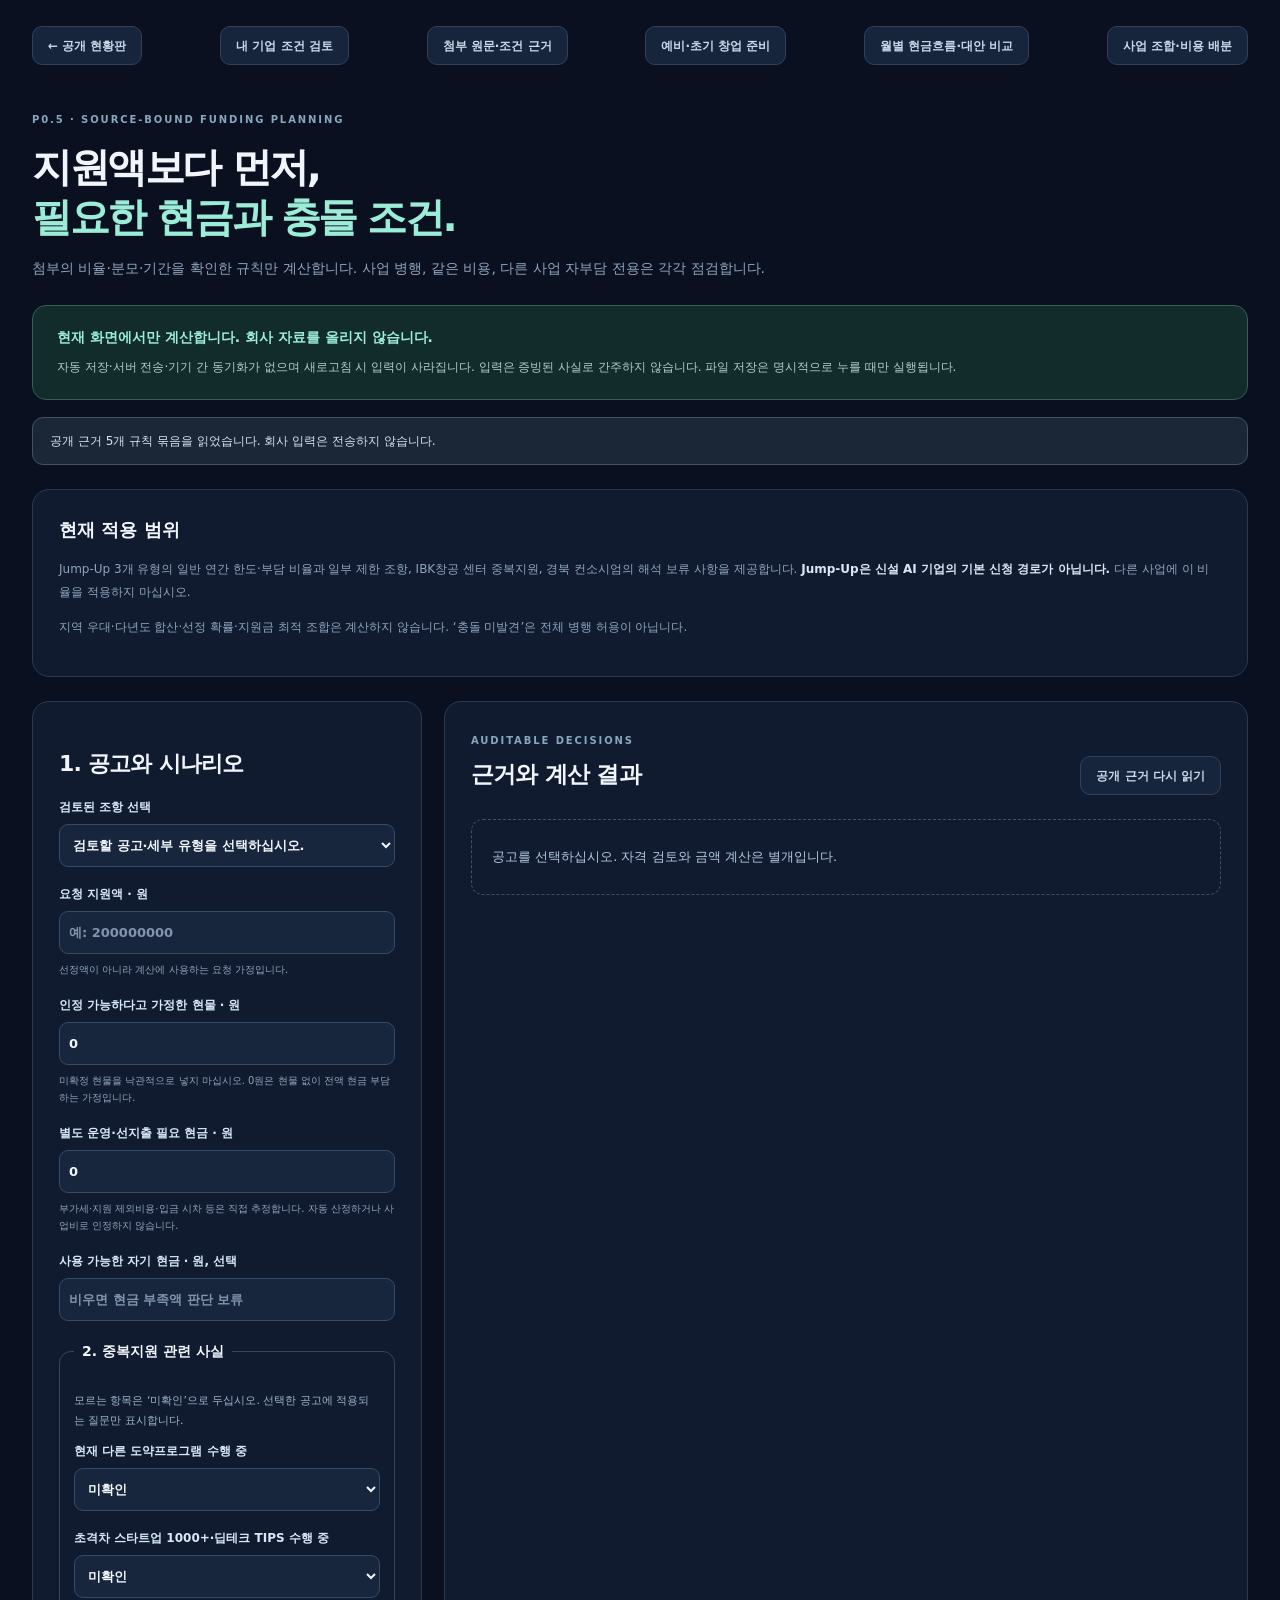
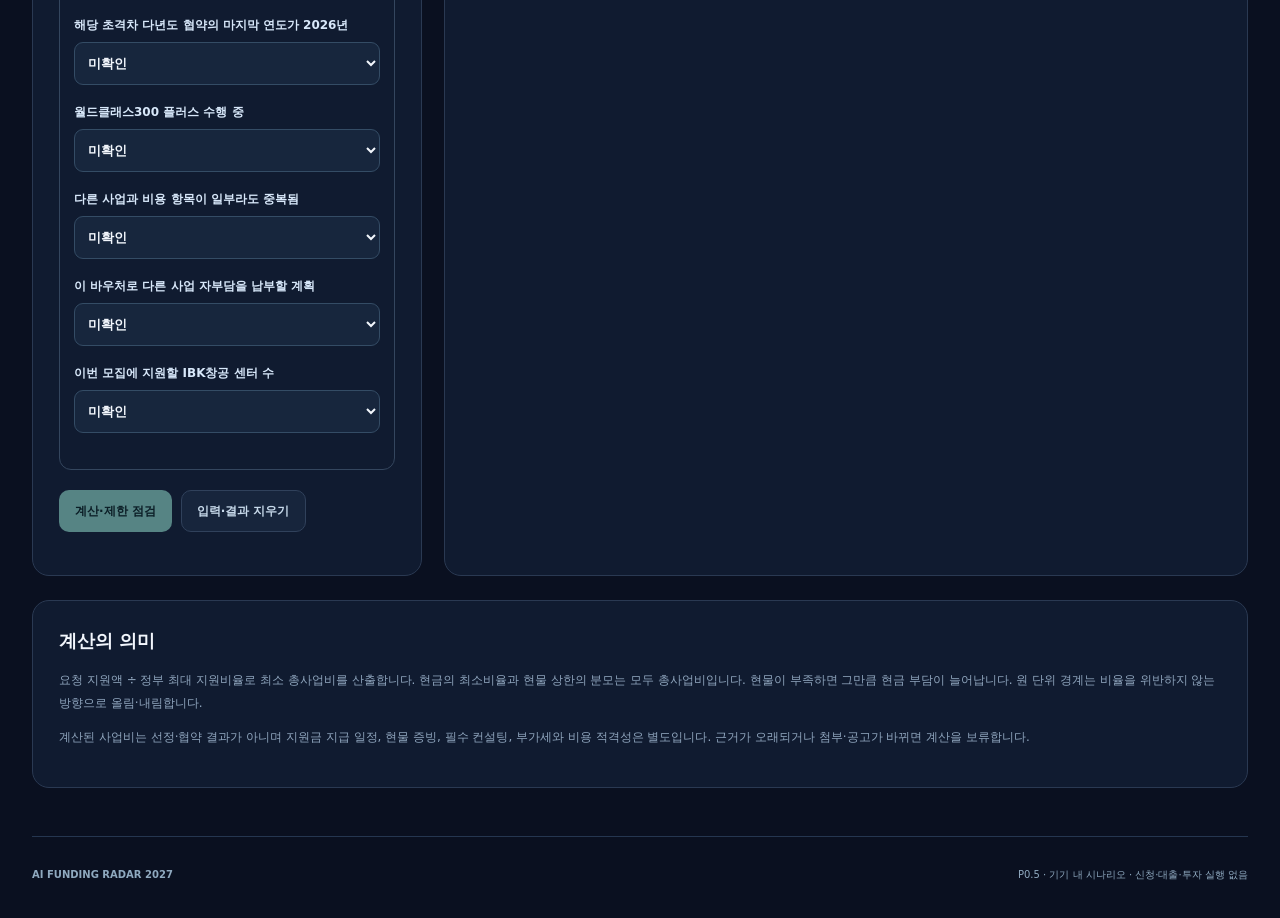
<file: planning.html>
<!doctype html>
<html lang="ko"><head>
<meta charset="utf-8"><meta name="viewport" content="width=device-width,initial-scale=1"><meta name="theme-color" content="#0b1220">
<meta http-equiv="Content-Security-Policy" content="default-src 'self'; script-src 'self'; style-src 'self'; img-src 'self' data:; connect-src 'self'; object-src 'none'; base-uri 'self'; form-action 'none'">
<meta name="referrer" content="no-referrer"><meta name="robots" content="noindex">
<title>자부담·중복지원 사전검토 | AI FUNDING RADAR 2027</title>
<link rel="icon" href="assets/favicon.svg" type="image/svg+xml"><link rel="stylesheet" href="assets/style.css"><link rel="stylesheet" href="assets/eligibility.css"><link rel="stylesheet" href="assets/planning.css">
<script src="assets/radar-core.js" defer></script><script src="assets/planning-core.js" defer></script><script src="assets/planning-ui.js" defer></script>
</head><body><a class="skip-link" href="#scenarioForm">시나리오 입력으로 이동</a>
<main class="eligibility-shell">
<header class="eligibility-header"><a class="btn btn-secondary" href="./">← 공개 현황판</a><a class="btn btn-secondary" href="eligibility.html">내 기업 조건 검토</a><a class="btn btn-secondary" href="attachments.html">첨부 원문·조건 근거</a><a class="btn btn-secondary" href="startup.html">예비·초기 창업 준비</a><a class="btn btn-secondary" href="cashflow.html">월별 현금흐름·대안 비교</a><a class="btn btn-secondary" href="portfolio.html">사업 조합·비용 배분</a></header>
<section class="eligibility-intro"><span class="eyebrow">P0.5 · SOURCE-BOUND FUNDING PLANNING</span><h1>지원액보다 먼저,<br><em>필요한 현금과 충돌 조건.</em></h1><p>첨부의 비율·분모·기간을 확인한 규칙만 계산합니다. 사업 병행, 같은 비용, 다른 사업 자부담 전용은 각각 점검합니다.</p></section>
<div class="privacy-notice" role="note"><strong>현재 화면에서만 계산합니다. 회사 자료를 올리지 않습니다.</strong><p>자동 저장·서버 전송·기기 간 동기화가 없으며 새로고침 시 입력이 사라집니다. 입력은 증빙된 사실로 간주하지 않습니다. 파일 저장은 명시적으로 누를 때만 실행됩니다.</p></div>
<div id="planLoadStatus" class="status-strip" role="status">공개 근거를 확인하고 있습니다.</div>
<section class="scope-panel"><h2>현재 적용 범위</h2><p>Jump-Up 3개 유형의 일반 연간 한도·부담 비율과 일부 제한 조항, IBK창공 센터 중복지원, 경북 컨소시엄의 해석 보류 사항을 제공합니다. <b>Jump-Up은 신설 AI 기업의 기본 신청 경로가 아닙니다.</b> 다른 사업에 이 비율을 적용하지 마십시오.</p><p>지역 우대·다년도 합산·선정 확률·지원금 최적 조합은 계산하지 않습니다. ‘충돌 미발견’은 전체 병행 허용이 아닙니다.</p></section>
<div class="eligibility-layout planning-layout">
<section class="input-panel"><h2>1. 공고와 시나리오</h2>
<form id="scenarioForm" autocomplete="off">
<label for="planChoice">검토된 조항 선택<select id="planChoice" disabled><option value="">불러오는 중</option></select></label>
<div id="moneyFields">
<label for="supportWon">요청 지원액 · 원<input id="supportWon" type="text" inputmode="numeric" maxlength="13" placeholder="예: 200000000"><small>선정액이 아니라 계산에 사용하는 요청 가정입니다.</small></label>
<label for="inkindWon">인정 가능하다고 가정한 현물 · 원<input id="inkindWon" type="text" inputmode="numeric" maxlength="13" value="0"><small>미확정 현물을 낙관적으로 넣지 마십시오. 0원은 현물 없이 전액 현금 부담하는 가정입니다.</small></label>
<label for="extraCashWon">별도 운영·선지출 필요 현금 · 원<input id="extraCashWon" type="text" inputmode="numeric" maxlength="13" value="0"><small>부가세·지원 제외비용·입금 시차 등은 직접 추정합니다. 자동 산정하거나 사업비로 인정하지 않습니다.</small></label>
<label for="availableCashWon">사용 가능한 자기 현금 · 원, 선택<input id="availableCashWon" type="text" inputmode="numeric" maxlength="13" placeholder="비우면 현금 부족액 판단 보류"></label>
</div>
<fieldset id="restrictionFields"><legend>2. 중복지원 관련 사실</legend><p class="plan-muted">모르는 항목은 ‘미확인’으로 두십시오. 선택한 공고에 적용되는 질문만 표시합니다.</p>
<label id="row_active_jumpup" for="active_jumpup">현재 다른 도약프로그램 수행 중<select id="active_jumpup"><option value="">미확인</option><option value="true">예</option><option value="false">아니오</option></select></label>
<label id="row_active_dips" for="active_dips">초격차 스타트업 1000+·딥테크 TIPS 수행 중<select id="active_dips"><option value="">미확인</option><option value="true">예</option><option value="false">아니오</option></select></label>
<label id="row_dips_final_year_2026" for="dips_final_year_2026">해당 초격차 다년도 협약의 마지막 연도가 2026년<select id="dips_final_year_2026"><option value="">미확인</option><option value="true">예 · 증빙 별도 확인 필요</option><option value="false">아니오</option></select></label>
<label id="row_active_worldclass" for="active_worldclass">월드클래스300 플러스 수행 중<select id="active_worldclass"><option value="">미확인</option><option value="true">예</option><option value="false">아니오</option></select></label>
<label id="row_same_cost" for="same_cost">다른 사업과 비용 항목이 일부라도 중복됨<select id="same_cost"><option value="">미확인</option><option value="true">예</option><option value="false">아니오</option></select></label>
<label id="row_other_copayment" for="other_copayment">이 바우처로 다른 사업 자부담을 납부할 계획<select id="other_copayment"><option value="">미확인</option><option value="true">예</option><option value="false">아니오</option></select></label>
<label id="row_ibk_centres" for="ibk_centres">이번 모집에 지원할 IBK창공 센터 수<select id="ibk_centres"><option value="">미확인</option><option value="1">1곳</option><option value="2">2곳</option><option value="3">3곳</option><option value="4">4곳</option><option value="5">5곳</option><option value="6">6곳</option></select></label>
</fieldset>
<div class="form-actions"><button class="btn btn-primary" id="planRun" type="button" disabled>계산·제한 점검</button><button class="btn btn-secondary" id="planClear" type="button">입력·결과 지우기</button></div>
</form></section>
<section class="result-panel"><div class="section-title"><div><span class="eyebrow">AUDITABLE DECISIONS</span><h2>근거와 계산 결과</h2></div><button class="btn btn-secondary" id="planReload" type="button">공개 근거 다시 읽기</button></div>
<div id="ruleSummary"></div><div id="planResult" aria-live="polite"><div class="assessment-empty">공고를 선택하십시오. 빈칸을 0원 또는 조건 충족으로 바꾸지 않습니다.</div></div>
<button id="planExport" class="btn btn-secondary report-download" type="button" hidden>현재 입력·결과를 내 기기에 저장 (JSON)</button><p id="planExportWarning" class="export-warning" hidden>다운로드에는 금액과 수행사업 입력이 포함됩니다. 공개 저장소에 업로드하지 마십시오.</p>
</section></div>
<section class="scope-panel"><h2>계산의 의미</h2><p>요청 지원액 ÷ 정부 최대 지원비율로 최소 총사업비를 산출합니다. 현금의 최소비율과 현물 상한의 분모는 모두 총사업비입니다. 현물이 부족하면 그만큼 현금 부담이 늘어납니다. 원 단위 경계는 비율을 위반하지 않는 방향으로 올림·내림합니다.</p><p>계산된 사업비는 선정·협약 결과가 아니며 지원금 지급 일정, 현물 증빙, 필수 컨설팅, 부가세와 비용 적격성은 별도입니다. 근거가 오래되거나 첨부·공고가 바뀌면 계산을 보류합니다.</p></section>
<footer>AI FUNDING RADAR 2027 <span>P0.5 · 기기 내 시나리오 · 신청·대출·투자 실행 없음</span></footer></main></body></html>
</file>
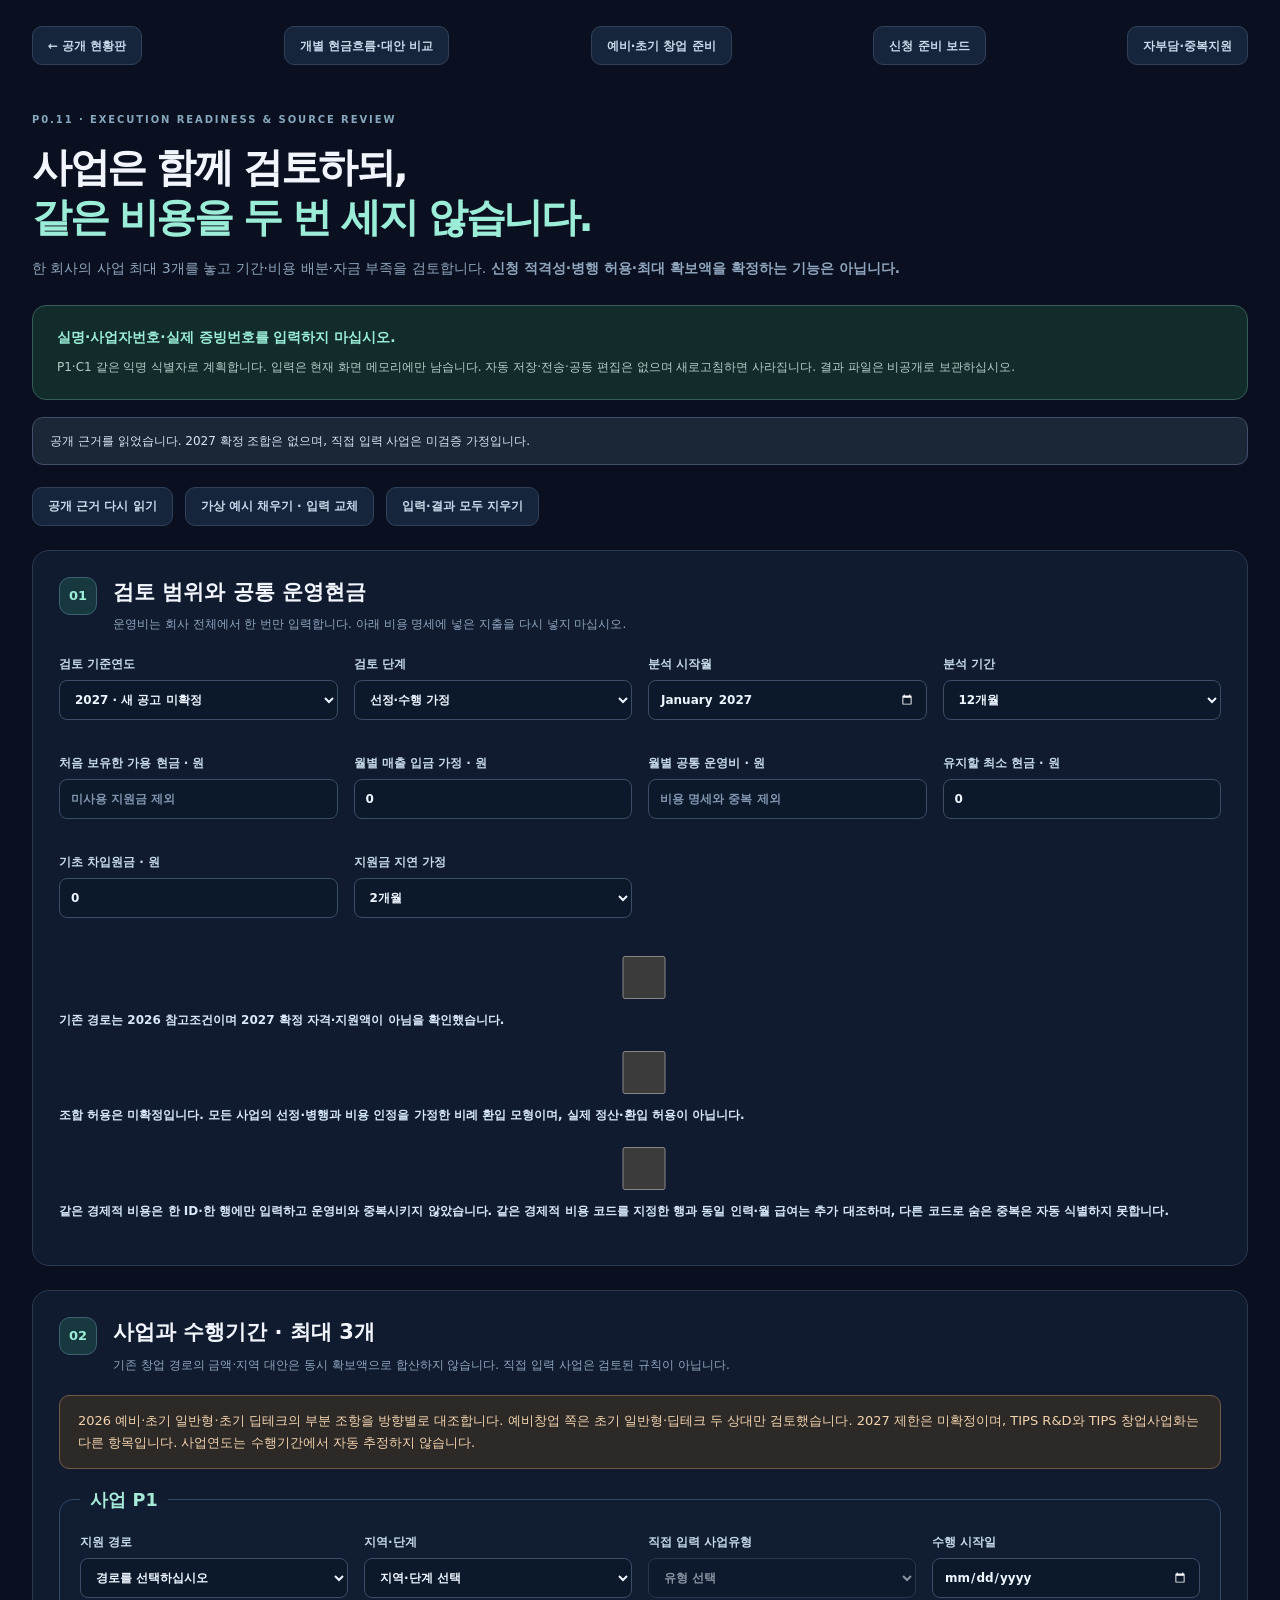
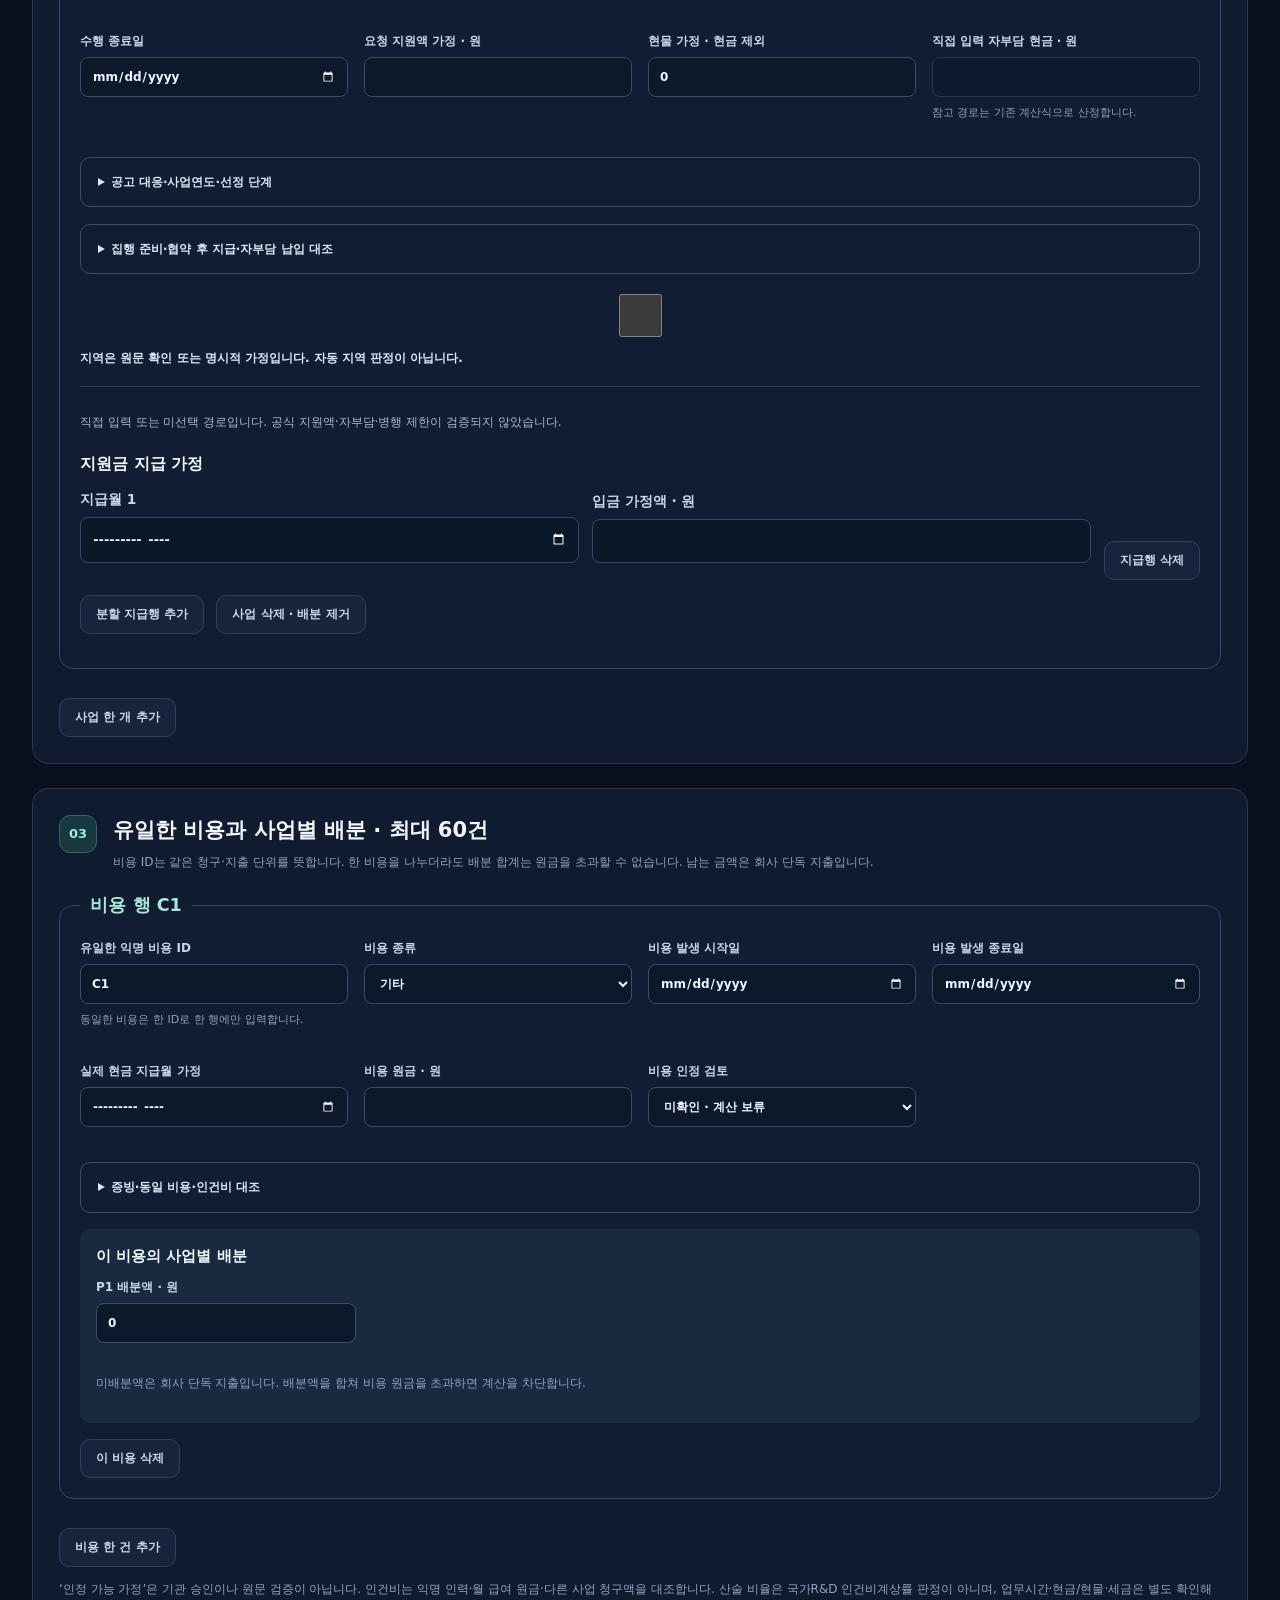
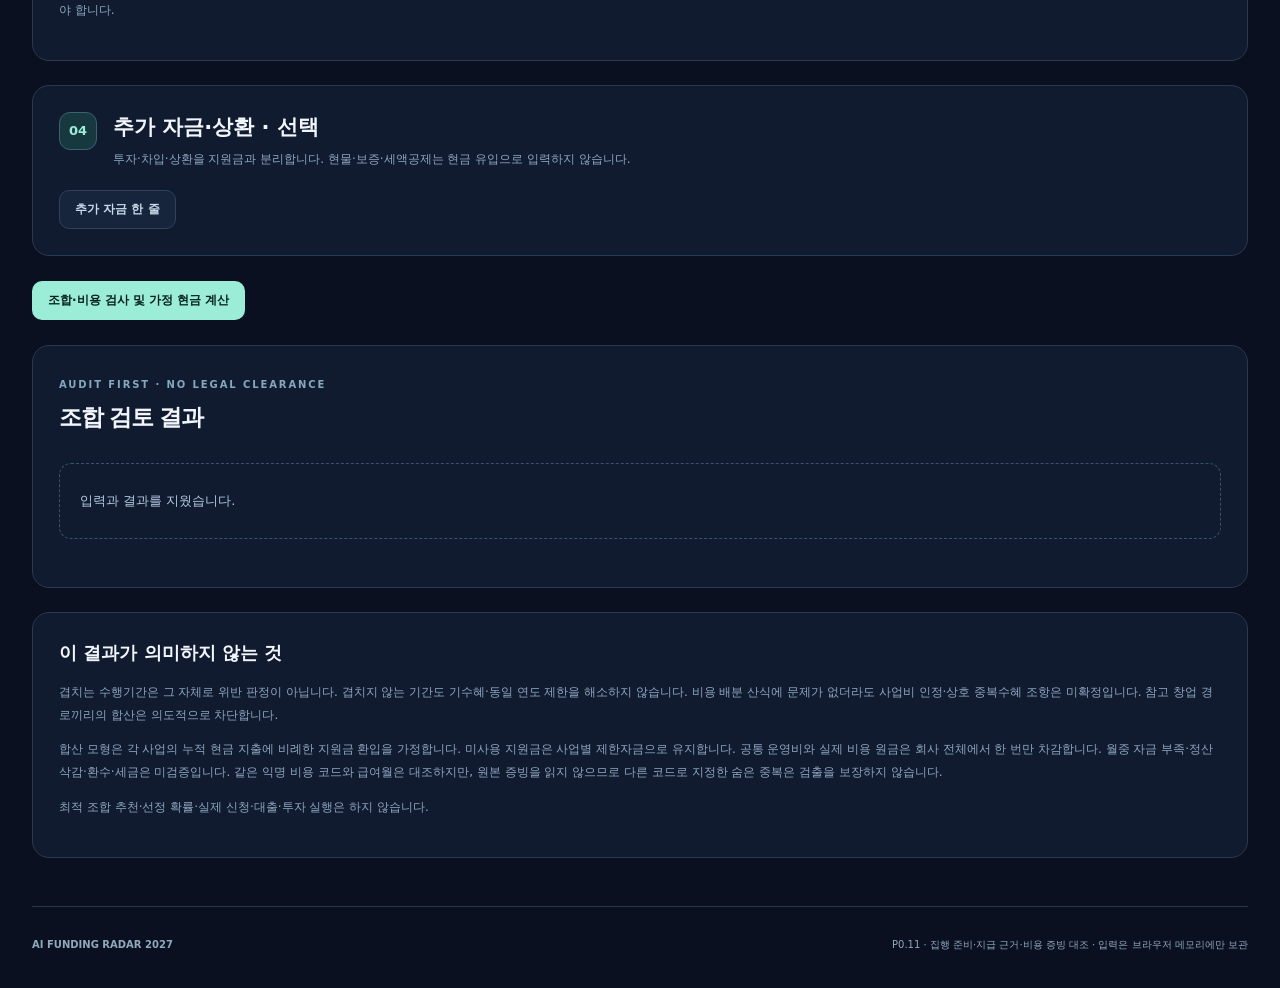
<file: portfolio.html>
<!doctype html>
<html lang="ko"><head>
<meta charset="utf-8"><meta name="viewport" content="width=device-width,initial-scale=1"><meta name="theme-color" content="#0b1220">
<meta http-equiv="Content-Security-Policy" content="default-src 'self'; script-src 'self'; style-src 'self'; img-src 'self' data:; connect-src 'self'; object-src 'none'; base-uri 'self'; form-action 'none'">
<meta name="referrer" content="no-referrer"><meta name="robots" content="noindex">
<title>사업 조합·비용 배분 검토 | AI FUNDING RADAR 2027</title>
<link rel="icon" href="assets/favicon.svg" type="image/svg+xml"><link rel="stylesheet" href="assets/style.css"><link rel="stylesheet" href="assets/eligibility.css"><link rel="stylesheet" href="assets/cashflow.css"><link rel="stylesheet" href="assets/portfolio.css">
<script src="assets/radar-core.js" defer></script><script src="assets/planning-core.js" defer></script><script src="assets/startup-core.js" defer></script><script src="assets/cashflow-core.js" defer></script><script src="assets/portfolio-evidence.js" defer></script><script src="assets/portfolio-bilateral.js" defer></script><script src="assets/portfolio-execution.js" defer></script><script src="assets/portfolio-core.js" defer></script><script src="assets/portfolio-ui.js" defer></script>
</head><body><a class="skip-link" href="#pfForm">사업 조합 입력으로 이동</a>
<main class="eligibility-shell cashflow-shell">
<header class="eligibility-header"><a class="btn btn-secondary" href="./">← 공개 현황판</a><a class="btn btn-secondary" href="cashflow.html">개별 현금흐름·대안 비교</a><a class="btn btn-secondary" href="startup.html">예비·초기 창업 준비</a><a class="btn btn-secondary" href="applications.html">신청 준비 보드</a><a class="btn btn-secondary" href="planning.html">자부담·중복지원</a></header>
<section class="eligibility-intro"><span class="eyebrow">P0.11 · EXECUTION READINESS & SOURCE REVIEW</span><h1>사업은 함께 검토하되,<br><em>같은 비용을 두 번 세지 않습니다.</em></h1><p>한 회사의 사업 최대 3개를 놓고 기간·비용 배분·자금 부족을 검토합니다. <strong>신청 적격성·병행 허용·최대 확보액을 확정하는 기능은 아닙니다.</strong></p></section>
<div class="privacy-notice" role="note"><strong>실명·사업자번호·실제 증빙번호를 입력하지 마십시오.</strong><p>P1·C1 같은 익명 식별자로 계획합니다. 입력은 현재 화면 메모리에만 남습니다. 자동 저장·전송·공동 편집은 없으며 새로고침하면 사라집니다. 결과 파일은 비공개로 보관하십시오.</p></div>
<div id="pfStatus" class="status-strip" role="status">공개 참고 근거를 읽는 중입니다.</div>
<div class="cf-tools"><button id="pfReload" type="button" class="btn btn-secondary">공개 근거 다시 읽기</button><button id="pfDemo" type="button" class="btn btn-secondary" disabled>가상 예시 채우기 · 입력 교체</button><button id="pfClear" type="button" class="btn btn-secondary">입력·결과 모두 지우기</button></div>
<p id="pfDemoNotice" class="cf-warning" hidden>실제 회사와 무관한 가상 예시입니다. 초기 일반형의 2026 비율과 직접 입력한 R&D 가정을 함께 계산합니다. 2027년의 신청자격·동시수행·비용 인정·지원액은 미검증입니다.</p>
<form id="pfForm" autocomplete="off">
<section class="input-panel cf-section"><div class="cf-section-head"><span class="cf-step">01</span><div><h2>검토 범위와 공통 운영현금</h2><p>운영비는 회사 전체에서 한 번만 입력합니다. 아래 비용 명세에 넣은 지출을 다시 넣지 마십시오.</p></div></div>
<div class="cf-grid"><label for="pfYear">검토 기준연도<select id="pfYear"><option value="2027" selected>2027 · 새 공고 미확정</option><option value="2026">2026 · 과거 조항 참고</option></select></label><label for="pfPhase">검토 단계<select id="pfPhase"><option value="application">신청 계획</option><option value="execution" selected>선정·수행 가정</option></select></label><label for="pfStart">분석 시작월<input type="month" id="pfStart" value="2027-01"></label><label for="pfMonths">분석 기간<select id="pfMonths"><option value="6">6개월</option><option value="12" selected>12개월</option><option value="18">18개월</option><option value="24">24개월</option></select></label><label for="pfOpening">처음 보유한 가용 현금 · 원<input id="pfOpening" type="text" inputmode="numeric" maxlength="13" placeholder="미사용 지원금 제외"></label><label for="pfRevenue">월별 매출 입금 가정 · 원<input id="pfRevenue" type="text" inputmode="numeric" maxlength="13" value="0"></label><label for="pfOperating">월별 공통 운영비 · 원<input id="pfOperating" type="text" inputmode="numeric" maxlength="13" placeholder="비용 명세와 중복 제외"></label><label for="pfReserve">유지할 최소 현금 · 원<input id="pfReserve" type="text" inputmode="numeric" maxlength="13" value="0"></label><label for="pfDebt">기초 차입원금 · 원<input id="pfDebt" type="text" inputmode="numeric" maxlength="13" value="0"></label><label for="pfDelay">지원금 지연 가정<select id="pfDelay"><option value="0">없음</option><option value="1">1개월</option><option value="2" selected>2개월</option><option value="3">3개월</option><option value="6">6개월</option><option value="12">12개월</option></select></label></div>
<label class="check-row" for="pfReferenceAck"><input id="pfReferenceAck" type="checkbox">기존 경로는 2026 참고조건이며 2027 확정 자격·지원액이 아님을 확인했습니다.</label>
<label class="check-row" for="pfCombinationAck"><input id="pfCombinationAck" type="checkbox">조합 허용은 미확정입니다. 모든 사업의 선정·병행과 비용 인정을 가정한 비례 환입 모형이며, 실제 정산·환입 허용이 아닙니다.</label>
<label class="check-row" for="pfCostAck"><input id="pfCostAck" type="checkbox">같은 경제적 비용은 한 ID·한 행에만 입력하고 운영비와 중복시키지 않았습니다. 같은 경제적 비용 코드를 지정한 행과 동일 인력·월 급여는 추가 대조하며, 다른 코드로 숨은 중복은 자동 식별하지 못합니다.</label></section>
<section class="input-panel cf-section"><div class="cf-section-head"><span class="cf-step">02</span><div><h2>사업과 수행기간 · 최대 3개</h2><p>기존 창업 경로의 금액·지역 대안은 동시 확보액으로 합산하지 않습니다. 직접 입력 사업은 검토된 규칙이 아닙니다.</p></div></div><p class="cf-warning">2026 예비·초기 일반형·초기 딥테크의 부분 조항을 방향별로 대조합니다. 예비창업 쪽은 초기 일반형·딥테크 두 상대만 검토했습니다. 2027 제한은 미확정이며, TIPS R&D와 TIPS 창업사업화는 다른 항목입니다. 사업연도는 수행기간에서 자동 추정하지 않습니다.</p><div id="pfProjects"></div><button id="pfAddProject" type="button" class="btn btn-secondary" disabled>사업 한 개 추가</button></section>
<section class="input-panel cf-section"><div class="cf-section-head"><span class="cf-step">03</span><div><h2>유일한 비용과 사업별 배분 · 최대 60건</h2><p>비용 ID는 같은 청구·지출 단위를 뜻합니다. 한 비용을 나누더라도 배분 합계는 원금을 초과할 수 없습니다. 남는 금액은 회사 단독 지출입니다.</p></div></div><div id="pfCosts"></div><button id="pfAddCost" type="button" class="btn btn-secondary" disabled>비용 한 건 추가</button><p class="cf-muted">‘인정 가능 가정’은 기관 승인이나 원문 검증이 아닙니다. 인건비는 익명 인력·월 급여 원금·다른 사업 청구액을 대조합니다. 산술 비율은 국가R&D 인건비계상률 판정이 아니며, 업무시간·현금/현물·세금은 별도 확인해야 합니다.</p></section>
<section class="input-panel cf-section"><div class="cf-section-head"><span class="cf-step">04</span><div><h2>추가 자금·상환 · 선택</h2><p>투자·차입·상환을 지원금과 분리합니다. 현물·보증·세액공제는 현금 유입으로 입력하지 않습니다.</p></div></div><div id="pfFinancing"></div><button id="pfAddFinance" type="button" class="btn btn-secondary" disabled>추가 자금 한 줄</button></section>
<div class="cf-runbar"><button id="pfRun" type="button" class="btn btn-primary" disabled>조합·비용 검사 및 가정 현금 계산</button><span id="pfMessage" role="status"></span></div>
</form>
<section class="result-panel cf-section"><div class="section-title"><div><span class="eyebrow">AUDIT FIRST · NO LEGAL CLEARANCE</span><h2>조합 검토 결과</h2></div></div><div id="pfResult" aria-live="polite"><p class="assessment-empty">사업과 비용을 입력하면 충돌·보류·기관 확인 질문을 표시합니다.</p></div><div id="pfResultActions" class="cf-tools" hidden><button id="pfExport" class="btn btn-secondary" type="button">비공개 입력·결과 JSON 저장</button><button id="pfQuestions" class="btn btn-secondary" type="button">기관 확인 질문만 저장</button></div><p id="pfExportWarning" class="export-warning" hidden>저장 파일을 공개 GitHub·웹사이트에 올리지 마십시오. 기관 문의 전 실제 공고·계약과 대조하십시오.</p></section>
<section class="scope-panel"><h2>이 결과가 의미하지 않는 것</h2><p>겹치는 수행기간은 그 자체로 위반 판정이 아닙니다. 겹치지 않는 기간도 기수혜·동일 연도 제한을 해소하지 않습니다. 비용 배분 산식에 문제가 없더라도 사업비 인정·상호 중복수혜 조항은 미확정입니다. 참고 창업 경로끼리의 합산은 의도적으로 차단합니다.</p><p>합산 모형은 각 사업의 누적 현금 지출에 비례한 지원금 환입을 가정합니다. 미사용 지원금은 사업별 제한자금으로 유지합니다. 공통 운영비와 실제 비용 원금은 회사 전체에서 한 번만 차감합니다. 월중 자금 부족·정산 삭감·환수·세금은 미검증입니다. 같은 익명 비용 코드와 급여월은 대조하지만, 원본 증빙을 읽지 않으므로 다른 코드로 지정한 숨은 중복은 검출을 보장하지 않습니다.</p><p>최적 조합 추천·선정 확률·실제 신청·대출·투자 실행은 하지 않습니다.</p></section>
<footer>AI FUNDING RADAR 2027 <span>P0.11 · 집행 준비·지급 근거·비용 증빙 대조 · 입력은 브라우저 메모리에만 보관</span></footer>
</main></body></html>
</file>
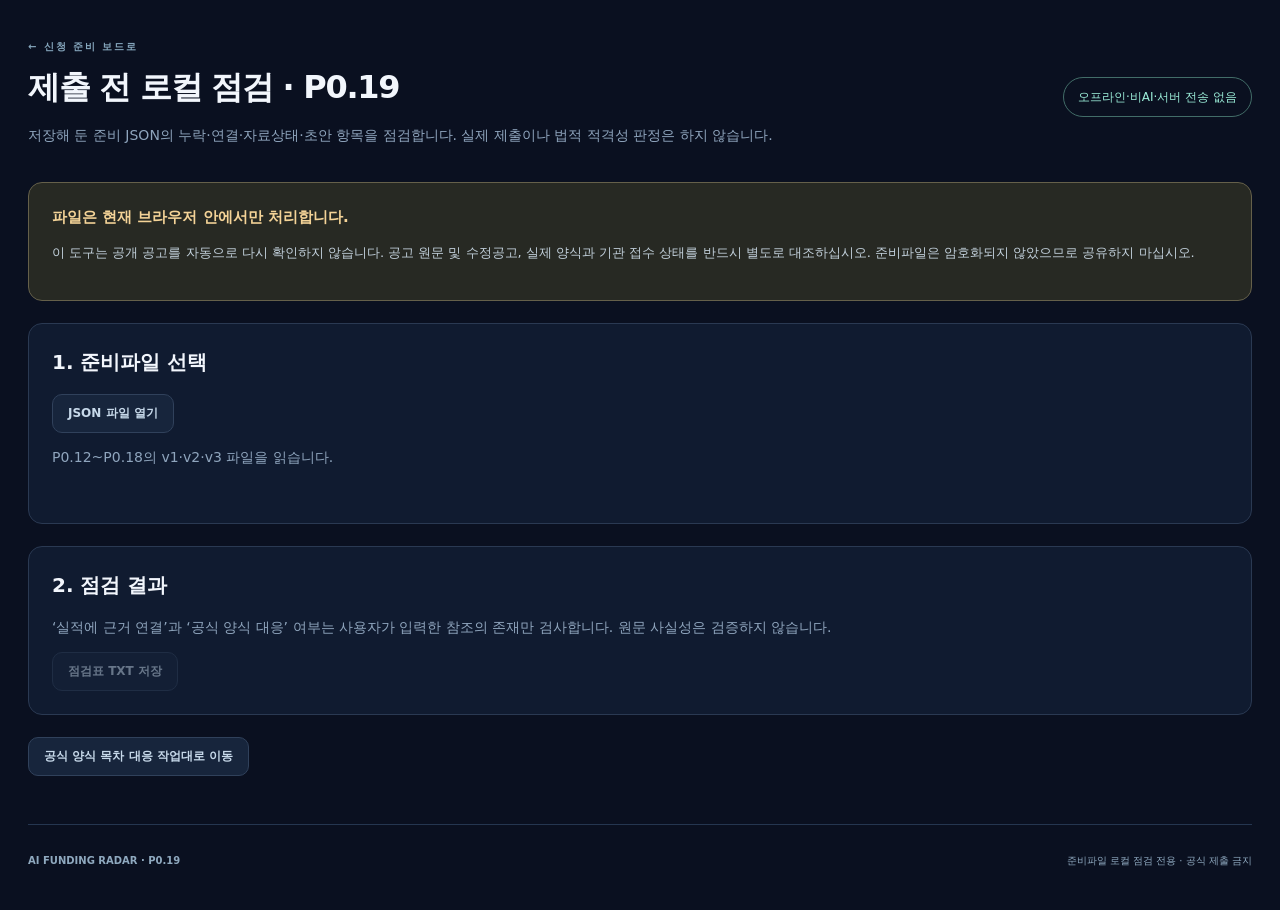
<file: preflight.html>
<!doctype html><html lang="ko"><head><meta charset="utf-8"><meta name="viewport" content="width=device-width,initial-scale=1"><meta name="referrer" content="no-referrer"><meta http-equiv="Content-Security-Policy" content="default-src 'self'; script-src 'self'; style-src 'self'; connect-src 'none'; object-src 'none'; base-uri 'none'; form-action 'none'"><title>제출 전 로컬 검증 | AI FUNDING RADAR</title><link rel="stylesheet" href="assets/style.css"><link rel="stylesheet" href="assets/applications.css"><script src="assets/applications-core.js" defer></script><script src="assets/application-dossier.js" defer></script><script src="assets/application-plan.js" defer></script><script src="assets/preflight.js" defer></script></head><body><main class="application-shell"><header class="application-header"><div><a href="applications.html" class="eyebrow">← 신청 준비 보드로</a><h1>제출 전 로컬 점검 · P0.19</h1><p>저장해 둔 준비 JSON의 누락·연결·자료상태·초안 항목을 점검합니다. 실제 제출이나 법적 적격성 판정은 하지 않습니다.</p></div><span class="private-badge">오프라인·비AI·서버 전송 없음</span></header><section class="privacy-notice"><b>파일은 현재 브라우저 안에서만 처리합니다.</b><p>이 도구는 공개 공고를 자동으로 다시 확인하지 않습니다. 공고 원문 및 수정공고, 실제 양식과 기관 접수 상태를 반드시 별도로 대조하십시오. 준비파일은 암호화되지 않았으므로 공유하지 마십시오.</p></section><section class="picker"><h2>1. 준비파일 선택</h2><label class="btn btn-secondary file-label" for="checkFile">JSON 파일 열기<input type="file" id="checkFile" accept=".json,application/json"></label><p id="checkStatus" role="status" aria-live="polite">P0.12~P0.18의 v1·v2·v3 파일을 읽습니다.</p><div id="checkSummary" class="prep-summary"></div></section><section class="picker"><h2>2. 점검 결과</h2><p>‘실적에 근거 연결’과 ‘공식 양식 대응’ 여부는 사용자가 입력한 참조의 존재만 검사합니다. 원문 사실성은 검증하지 않습니다.</p><div id="checkResults" aria-live="polite"></div><button class="btn btn-secondary" id="saveChecklist" disabled type="button">점검표 TXT 저장</button></section><p><a class="btn btn-secondary" href="form-mapping.html">공식 양식 목차 대응 작업대로 이동</a></p><footer>AI FUNDING RADAR · P0.19 <span>준비파일 로컬 점검 전용 · 공식 제출 금지</span></footer></main></body></html>
</file>
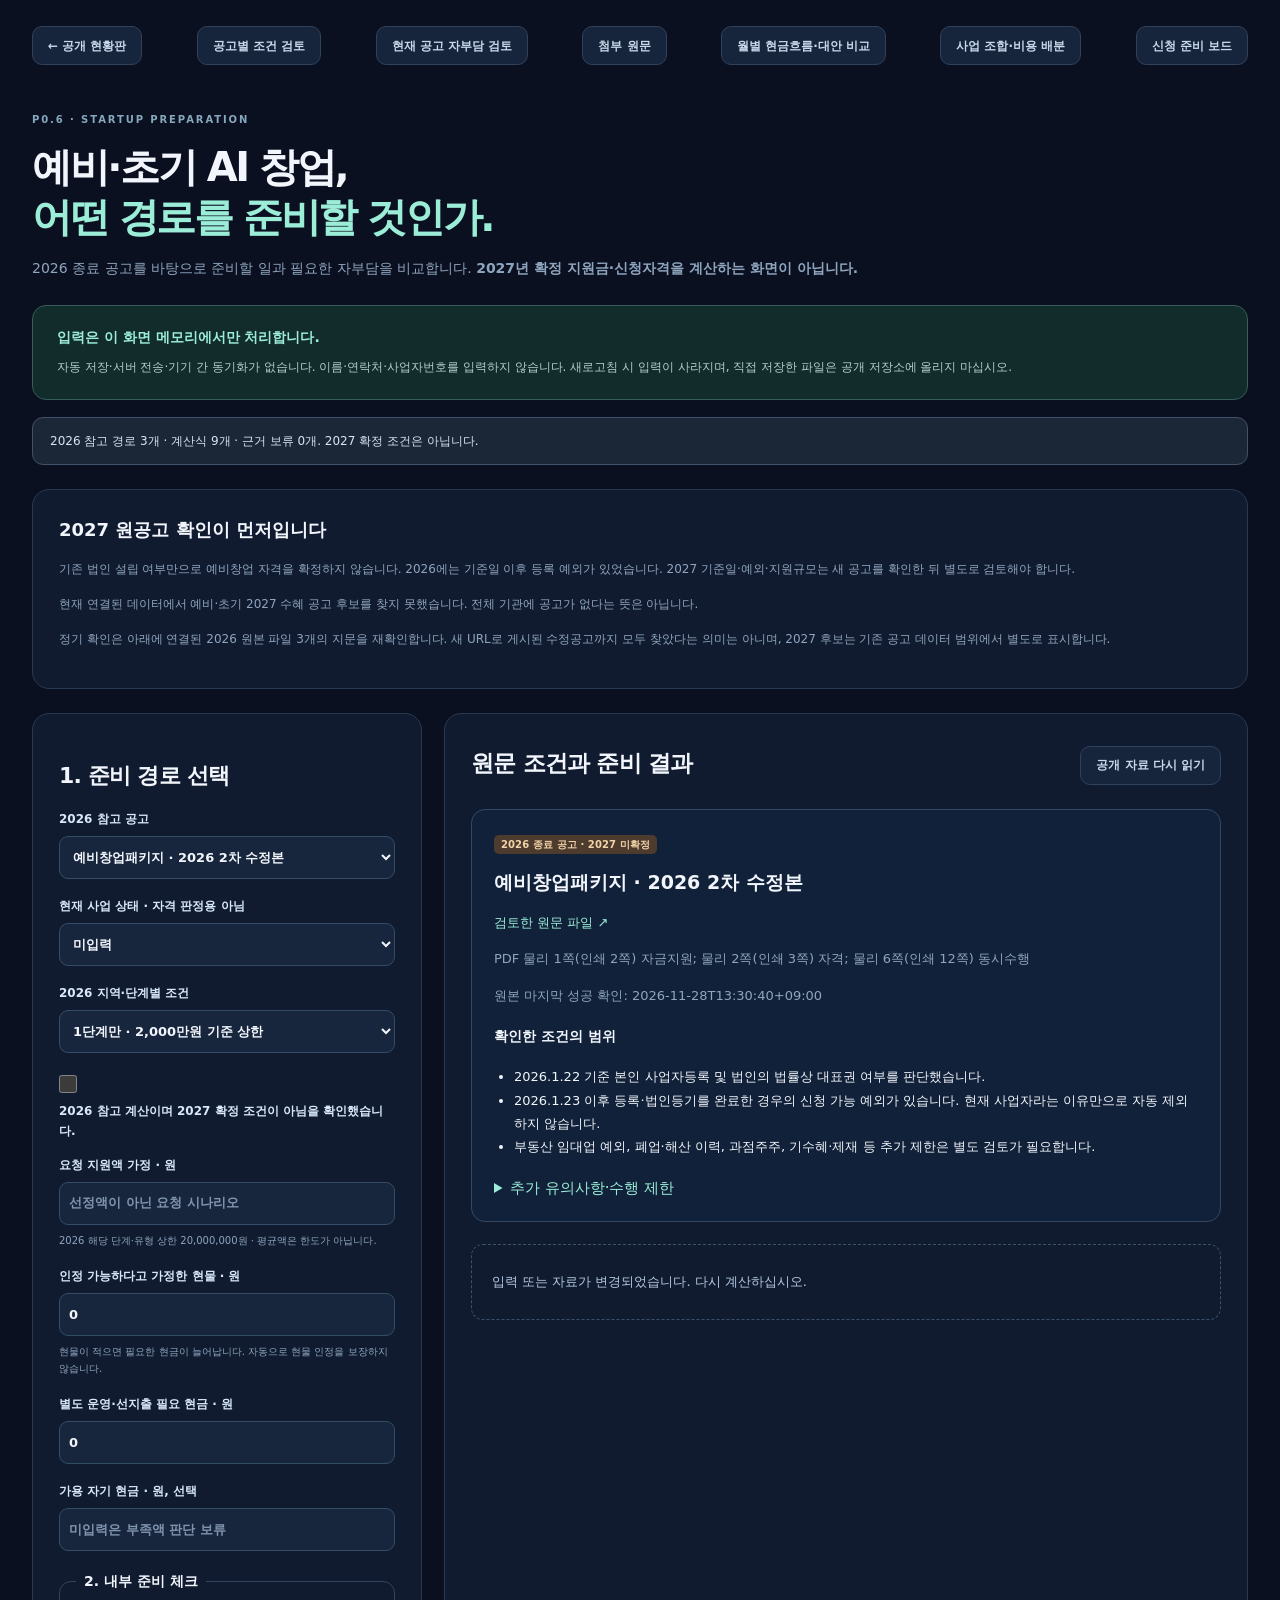
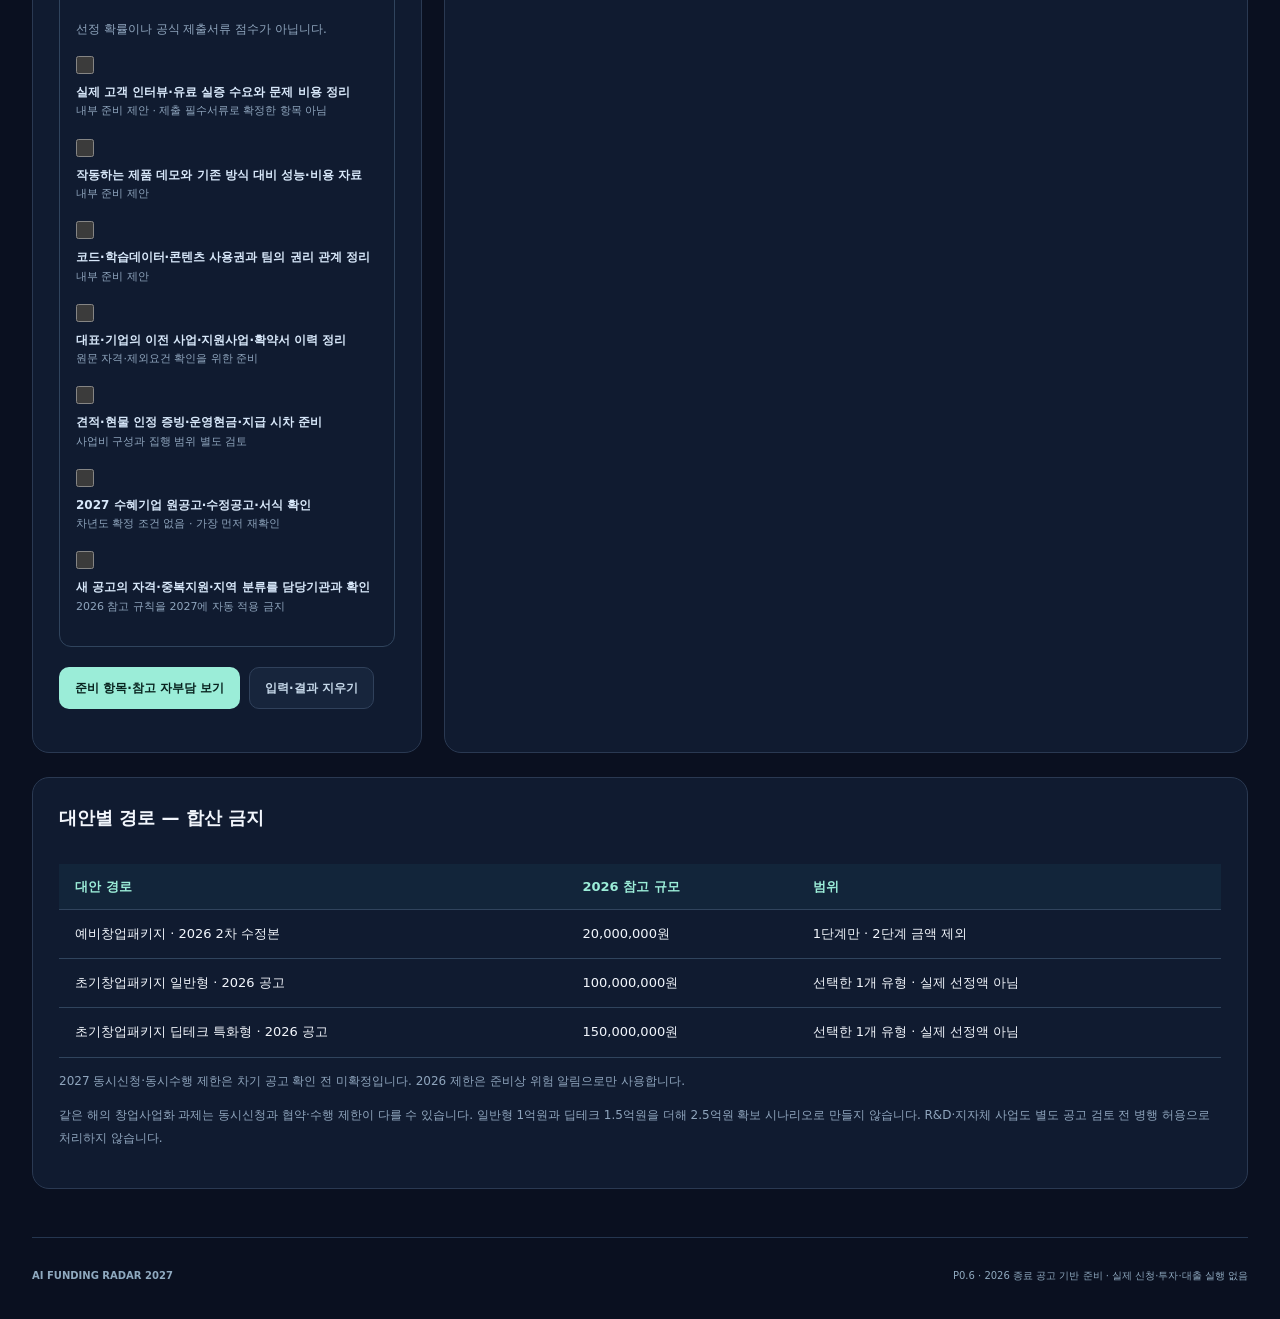
<file: startup.html>
<!doctype html>
<html lang="ko"><head>
<meta charset="utf-8"><meta name="viewport" content="width=device-width,initial-scale=1"><meta name="theme-color" content="#0b1220">
<meta http-equiv="Content-Security-Policy" content="default-src 'self'; script-src 'self'; style-src 'self'; img-src 'self' data:; connect-src 'self'; object-src 'none'; base-uri 'self'; form-action 'none'">
<meta name="referrer" content="no-referrer"><meta name="robots" content="noindex">
<title>예비·초기 창업 준비 | AI FUNDING RADAR 2027</title>
<link rel="icon" href="assets/favicon.svg" type="image/svg+xml"><link rel="stylesheet" href="assets/style.css"><link rel="stylesheet" href="assets/eligibility.css"><link rel="stylesheet" href="assets/planning.css"><link rel="stylesheet" href="assets/startup.css">
<script src="assets/radar-core.js" defer></script><script src="assets/planning-core.js" defer></script><script src="assets/startup-core.js" defer></script><script src="assets/startup-ui.js" defer></script>
</head><body><a class="skip-link" href="#startupForm">준비 조건 입력으로 이동</a>
<main class="eligibility-shell">
<header class="eligibility-header"><a class="btn btn-secondary" href="./">← 공개 현황판</a><a class="btn btn-secondary" href="eligibility.html">공고별 조건 검토</a><a class="btn btn-secondary" href="planning.html">현재 공고 자부담 검토</a><a class="btn btn-secondary" href="attachments.html">첨부 원문</a><a class="btn btn-secondary" href="cashflow.html">월별 현금흐름·대안 비교</a><a class="btn btn-secondary" href="portfolio.html">사업 조합·비용 배분</a><a class="btn btn-secondary" href="applications.html">신청 준비 보드</a></header>
<section class="eligibility-intro"><span class="eyebrow">P0.6 · STARTUP PREPARATION</span><h1>예비·초기 AI 창업,<br><em>어떤 경로를 준비할 것인가.</em></h1><p>2026 종료 공고를 바탕으로 준비할 일과 필요한 자부담을 비교합니다. <strong>2027년 확정 지원금·신청자격을 계산하는 화면이 아닙니다.</strong></p></section>
<div class="privacy-notice" role="note"><strong>입력은 이 화면 메모리에서만 처리합니다.</strong><p>자동 저장·서버 전송·기기 간 동기화가 없습니다. 이름·연락처·사업자번호를 입력하지 않습니다. 새로고침 시 입력이 사라지며, 직접 저장한 파일은 공개 저장소에 올리지 마십시오.</p></div>
<div class="status-strip" id="startupStatus" role="status">공개 참고 자료를 확인하는 중입니다.</div>
<section class="scope-panel"><h2>2027 원공고 확인이 먼저입니다</h2><p>기존 법인 설립 여부만으로 예비창업 자격을 확정하지 않습니다. 2026에는 기준일 이후 등록 예외가 있었습니다. 2027 기준일·예외·지원규모는 새 공고를 확인한 뒤 별도로 검토해야 합니다.</p><div id="newNotices"></div><p class="startup-muted">정기 확인은 아래에 연결된 2026 원본 파일 3개의 지문을 재확인합니다. 새 URL로 게시된 수정공고까지 모두 찾았다는 의미는 아니며, 2027 후보는 기존 공고 데이터 범위에서 별도로 표시합니다.</p></section>
<div class="eligibility-layout planning-layout">
<section class="input-panel"><h2>1. 준비 경로 선택</h2><form id="startupForm" autocomplete="off">
<label for="startupRoute">2026 참고 공고<select id="startupRoute" disabled><option value="">불러오는 중</option></select></label>
<label for="businessState">현재 사업 상태 · 자격 판정용 아님<select id="businessState"><option value="unknown">미입력</option><option value="preparing">아직 사업자 등록 전</option><option value="registered">사업자 또는 법인 등록됨</option></select></label>
<label for="startupScenario">2026 지역·단계별 조건<select id="startupScenario" disabled><option value="">경로를 선택하십시오</option></select></label>
<label class="check-row" for="referenceAck"><input id="referenceAck" type="checkbox">2026 참고 계산이며 2027 확정 조건이 아님을 확인했습니다.</label>
<label class="check-row" id="regionAckRow" for="regionAck"><input id="regionAck" type="checkbox">지역 분류는 2026 붙임 6 확인 또는 가정이며, 실제 인정은 별도임을 확인했습니다.</label>
<label for="startupSupport">요청 지원액 가정 · 원<input id="startupSupport" type="text" inputmode="numeric" maxlength="13" placeholder="선정액이 아닌 요청 시나리오"><small id="scenarioHint"></small></label>
<label for="startupInkind">인정 가능하다고 가정한 현물 · 원<input id="startupInkind" type="text" inputmode="numeric" maxlength="13" value="0"><small>현물이 적으면 필요한 현금이 늘어납니다. 자동으로 현물 인정을 보장하지 않습니다.</small></label>
<label for="startupExtra">별도 운영·선지출 필요 현금 · 원<input id="startupExtra" type="text" inputmode="numeric" maxlength="13" value="0"></label>
<label for="startupAvailable">가용 자기 현금 · 원, 선택<input id="startupAvailable" type="text" inputmode="numeric" maxlength="13" placeholder="미입력은 부족액 판단 보류"></label>
<fieldset><legend>2. 내부 준비 체크</legend><p class="startup-muted">선정 확률이나 공식 제출서류 점수가 아닙니다.</p><div id="startupTasks"></div></fieldset>
<div class="form-actions"><button id="startupRun" class="btn btn-primary" type="button" disabled>준비 항목·참고 자부담 보기</button><button id="startupClear" class="btn btn-secondary" type="button">입력·결과 지우기</button></div>
</form></section>
<section class="result-panel"><div class="section-title"><h2>원문 조건과 준비 결과</h2><button class="btn btn-secondary" type="button" id="startupReload">공개 자료 다시 읽기</button></div>
<div id="startupSummary"></div><div id="startupResult" aria-live="polite"><div class="assessment-empty">경로를 선택하고 필요한 가정을 입력하십시오.</div></div>
<button class="btn btn-secondary report-download" id="startupExport" type="button" hidden>내 기기에 입력·결과 저장 (JSON)</button><p id="startupExportWarning" class="export-warning" hidden>이 파일에는 금액과 준비 상태가 포함됩니다. 공개 사이트·저장소에 업로드하지 마십시오.</p>
</section></div>
<section class="scope-panel"><h2>대안별 경로 — 합산 금지</h2><div id="startupComparison"></div><p>같은 해의 창업사업화 과제는 동시신청과 협약·수행 제한이 다를 수 있습니다. 일반형 1억원과 딥테크 1.5억원을 더해 2.5억원 확보 시나리오로 만들지 않습니다. R&amp;D·지자체 사업도 별도 공고 검토 전 병행 허용으로 처리하지 않습니다.</p></section>
<footer>AI FUNDING RADAR 2027 <span>P0.6 · 2026 종료 공고 기반 준비 · 실제 신청·투자·대출 실행 없음</span></footer>
</main></body></html>
</file>
<file: assets/style.css>
:root{color-scheme:dark;--bg:#0a1020;--panel:#101b30;--panel2:#14233a;--soft:#1b2c46;--line:#2a3952;--muted:#8fa5bd;--text:#f2f6fc;--mint:#9bedd8;--blue:#9cb9ff;--purple:#c5b2ff;--gold:#f4d397;--warn:#f5b579;--radius:17px}
*{box-sizing:border-box}
html{scroll-behavior:smooth}
body{margin:0;background:var(--bg);color:var(--text);font-family:Inter,"Pretendard","Apple SD Gothic Neo","Malgun Gothic",system-ui,-apple-system,sans-serif;font-size:15px;line-height:1.5}
a{color:inherit;text-decoration:none}
button,input,select{font:inherit}
button{cursor:pointer}
a:focus-visible,button:focus-visible,input:focus-visible,select:focus-visible{outline:2px solid var(--mint);outline-offset:3px}
.sr-only{position:absolute!important;width:1px;height:1px;clip:rect(0,0,0,0);overflow:hidden;white-space:nowrap}
.skip-link{position:absolute;left:12px;top:-60px;z-index:200;background:var(--mint);color:#081220;padding:10px}
.skip-link:focus{top:12px}
.app-shell{display:grid;grid-template-columns:260px minmax(0,1fr);max-width:1800px;min-height:100vh;margin:auto}
.rail{background:#0d1729;border-right:1px solid #23324a;position:sticky;top:0;align-self:start;height:100vh;padding:34px 20px;display:flex;flex-direction:column;gap:42px}
.logo{display:flex;align-items:center;gap:12px;font-size:15px;font-weight:700;letter-spacing:.04em;line-height:1.13}
.logo b{color:var(--mint)}
.logo small{display:block;margin-top:6px;font-size:9px;font-weight:650;color:#879bb7;letter-spacing:.18em}
.logo-mark{display:grid;place-items:center;position:relative;font-size:22px;width:46px;height:46px;border:1px solid #74e2d0;border-radius:13px;color:var(--mint);font-weight:850}
.light-dot{width:6px;height:6px;position:absolute;right:-2px;top:6px;background:#af98ff;border-radius:50%}
.rail-label{text-transform:uppercase;color:#687d99;letter-spacing:.18em;font-size:10px;font-weight:750;margin-bottom:-24px}
.rail nav{display:grid;gap:6px}
.nav-item{display:flex;align-items:center;gap:14px;border:1px solid transparent;border-radius:12px;color:#a1b2c9;padding:13px 15px;font-size:13px;font-weight:650}
.nav-item:hover,.nav-item.active{background:#192a44;border-color:#293b57;color:var(--mint)}
.nav-icon{font-size:18px;width:18px;display:inline-flex;justify-content:center}
.rail-bottom{margin-top:auto;background:#15243a;border:1px solid #2a3d58;border-radius:14px;padding:18px}
.safety-icon{display:inline-grid;place-items:center;width:34px;height:34px;border-radius:10px;background:#234439;color:#a8ebd4;margin-bottom:10px}
.rail-bottom b{font-size:13px}
.rail-bottom p{color:var(--muted);font-size:11px;line-height:1.75;margin:7px 0 0}
.main{padding:34px 47px 24px;max-width:1440px;min-width:0}
.topbar{display:flex;align-items:center;justify-content:space-between;gap:20px;margin-bottom:28px}
.eyebrow{font-size:10px;color:#86a7bd;letter-spacing:.19em;font-weight:800}
h1{font-size:24px;margin:6px 0 0;letter-spacing:-.04em;font-weight:750}
h1 span{color:var(--mint)}
.top-actions{display:flex;align-items:center;gap:12px}
.time-label{color:var(--muted);font-size:12px;white-space:nowrap}
.btn{display:inline-flex;align-items:center;justify-content:center;gap:8px;min-height:39px;padding:9px 15px;border-radius:10px;font-weight:700;font-size:12px;white-space:nowrap;border:1px solid transparent;transition:transform .15s,border-color .15s,background .15s}
.btn:hover{transform:translateY(-1px)}
.btn-primary{color:#08221e;background:var(--mint)}
.btn-primary:hover{background:#b9fbe9}
.btn-secondary{background:#17253c;color:#c7d9ea;border-color:#30415b}
.btn-secondary:hover{border-color:#8aa9c8}
.btn-ghost{color:#ddeaf9;border-color:#677b9c;background:#18213b71}
.hero{position:relative;display:flex;align-items:center;overflow:hidden;border:1px solid #345172;border-radius:20px;background:radial-gradient(circle at 77% 47%,#273862 0,#182a46 36%,#122039 77%);min-height:302px;padding:42px 52px}
.hero::after{content:"";position:absolute;inset:0;background-image:linear-gradient(#ffffff07 1px,transparent 1px),linear-gradient(90deg,#ffffff07 1px,transparent 1px);background-size:38px 38px;mask-image:linear-gradient(to left,#000,transparent 75%);pointer-events:none}
.hero-copy{position:relative;z-index:1;max-width:620px}
.hero-badge{display:inline-flex;gap:8px;align-items:center;color:#bde3e2;font-size:10px;font-weight:800;letter-spacing:.12em}
.live-dot{display:inline-block;width:7px;height:7px;background:var(--mint);border-radius:100%;box-shadow:0 0 12px #88cdbc}
.hero h2{font-size:clamp(28px,3.05vw,43px);letter-spacing:-.06em;line-height:1.26;margin:17px 0 12px;font-weight:800}
.hero h2 em{font-style:normal;color:var(--mint)}
.hero p{color:#becbe1;font-size:13px;line-height:1.85;margin:0}
.hero-links{display:flex;gap:10px;margin-top:22px}
.hero-visual{position:absolute;right:6%;top:25px;width:285px;height:260px;display:grid;place-items:center}
.sphere{width:170px;height:170px;border-radius:50%;background:radial-gradient(circle at 38% 29%,#5377a3,#273d68 55%,#111d3c 83%);border:1px solid #9fc6f676;box-shadow:0 0 70px #81aaf71a,inset -15px -12px 26px #12152d95;display:flex;flex-direction:column;align-items:center;justify-content:center}
.sphere span{font-size:56px;letter-spacing:-.06em;font-weight:820;color:#d8effb;text-shadow:0 0 20px #aeaeff99}
.sphere small{font-size:12px;letter-spacing:.3em;color:#a6d5cb}
.orbit{position:absolute;border:1px solid #aacdeb4b;border-radius:50%;transform:rotate(-25deg)}
.orbit-one{width:255px;height:105px}
.orbit-two{width:255px;height:255px;border-color:#b4b7f62a}
.orbit-tag{position:absolute;padding:5px 9px;border:1px solid #7185a8;border-radius:7px;background:#1f3454;color:#dbedff;font-size:10px;font-weight:800;letter-spacing:.1em}
.tag-one{top:40px;right:30px}.tag-two{bottom:46px;left:1px}.tag-three{bottom:34px;right:38px}
.status-strip{display:flex;gap:11px;align-items:center;padding:14px 17px;margin:17px 0 22px;border:1px solid #435069;border-radius:11px;background:#1b2637;color:#d8e4f4;font-size:12px}
.status-strip strong{font-size:12px}.status-strip .status-detail{color:#a8bbce;flex:1}
.status-strip a{color:#b8e4d8;font-weight:750;white-space:nowrap}
.status-dot{display:inline-block;border-radius:50%;height:8px;width:8px;background:#7eddb8;flex-shrink:0}
.status-warn{background:var(--warn)}.status-fail{background:#ee8598}
.stats{display:grid;grid-template-columns:repeat(4,minmax(0,1fr));gap:13px}
.stat{padding:20px 22px;min-height:120px;border:1px solid #2b3952;border-radius:14px;background:linear-gradient(135deg,#15243a,#111e33);display:flex;flex-direction:column;align-items:flex-start}
.stat-label{font-size:11px;color:#a3b6ce;font-weight:650}
.stat strong{font-size:35px;letter-spacing:-.05em;line-height:1.22;margin:8px 0 3px}
.stat small{font-size:10px;color:#829ab5}
.stat:nth-child(2) strong{color:var(--mint)}.stat:nth-child(3) strong{color:var(--purple)}
.section{margin-top:54px;scroll-margin-top:28px}
.section-title{display:flex;justify-content:space-between;align-items:flex-end;gap:16px;margin-bottom:24px}
.section-title h2{font-size:26px;margin:6px 0 4px;letter-spacing:-.055em}
.section-title p{font-size:12px;color:#a8bad0;margin:0}
.filters{display:grid;grid-template-columns:minmax(230px,2fr) repeat(3,minmax(115px,1fr));gap:10px;padding:15px;border:1px solid #293b55;border-radius:13px;background:#111d31}
.filters label{display:flex;min-width:0}
.search-wrap{display:flex;align-items:center;gap:9px;padding:0 12px;background:#0b1729;border:1px solid #30415c;border-radius:8px}
.search-wrap span{font-size:22px;color:#a3b9d8;line-height:1}
input[type=search]{width:100%;color:#eaf4ff;background:transparent;border:0;outline:0;font-size:12px;min-height:38px}
input::placeholder{color:#8194ae}
select{width:100%;min-height:39px;max-width:100%;background:#18293f;border:1px solid #32445e;border-radius:8px;padding:8px 9px;color:#d9e8f7;font-size:12px}
.result-toolbar{display:flex;justify-content:space-between;gap:10px;align-items:center;margin:19px 3px 13px;color:#adc1d5;font-size:12px}
.legend{display:flex;align-items:center;gap:6px;color:#8ea3bc;font-size:10px}
.legend i{height:7px;width:7px;background:var(--mint);border-radius:50%}
.legend i.gold{background:#e9c889;margin-left:8px}.legend i.muted{background:#7188a7;margin-left:8px}
.card-list{display:grid;gap:12px}
.program-card{padding:20px 22px;background:linear-gradient(130deg,#142238,#111e31);border:1px solid #293b54;border-radius:14px}
.program-card:hover{border-color:#577492}
.card-top{display:flex;align-items:center;flex-wrap:wrap;gap:7px;margin-bottom:12px}
.tag{border-radius:5px;padding:4px 7px;font-size:10px;font-weight:800;letter-spacing:.01em;background:#283d50;color:#b8ced9}
.tag.s-green{background:#1a4d45;color:#acecdb}.tag.s-gold{background:#4d3c2e;color:#f2d3a8}.tag.s-gray{background:#2a3346;color:#adbacf}.tag.s-purple{background:#3b3259;color:#d3c3ff}
.tag.kind{background:#253a58;color:#bfd8f8}
.card-main{display:flex;align-items:flex-start;justify-content:space-between;gap:20px}
.program-card h3{font-size:17px;line-height:1.45;margin:0 0 11px;letter-spacing:-.034em}
.program-card .meta{display:flex;flex-wrap:wrap;gap:6px 17px;color:#c0cfe1;font-size:11px}
.program-card .meta span:before{content:"· ";color:#7797b0}
.program-card .desc{color:#9fb3cc;font-size:12px;margin:12px 0 0;line-height:1.65}
.deadline{min-width:115px;text-align:right}
.deadline b{font-size:13px;color:#f0d7ad;display:block}
.deadline span{color:#97adc4;font-size:10px}
.card-bottom{display:flex;justify-content:space-between;align-items:center;gap:15px;margin-top:16px;padding-top:13px;border-top:1px solid #283850}
.card-bottom .amount{font-size:12px;color:#d9e8f2;font-weight:750}
.card-bottom a{color:#a9ecd7;font-size:11px;font-weight:750;white-space:nowrap}
.empty{background:#132139;border:1px dashed #3c536c;padding:26px;text-align:center;color:#9eb0c7;border-radius:12px}
.step-grid{display:grid;grid-template-columns:repeat(4,minmax(0,1fr));gap:12px}
.step{padding:20px;border:1px solid #30415d;background:#132239;border-radius:13px}
.step-no{display:block;font-size:13px;color:#b2dacc;font-weight:850;margin-bottom:18px}
.step b{display:block;font-size:13px}
.step p{margin:8px 0 0;color:#9db1c9;font-size:11px;line-height:1.75}
.note-bar{margin-top:13px;border:1px solid #4b493d;background:#2b2b28;padding:17px;color:#e2d9c7;border-radius:10px;font-size:12px;line-height:1.9}
.note-bar b{color:#f6d6a1;margin-right:10px}
.audit-grid{display:grid;grid-template-columns:repeat(2,minmax(0,1fr));gap:13px}
.audit-card{padding:20px;background:#13243a;border:1px solid #2c425b;border-radius:13px}
.audit-card span{font-size:11px;color:#91a9c3}
.audit-card strong{display:block;font-size:20px;margin:8px 0;color:#eff5ff}
.audit-card p{font-size:11px;color:#b4c4d7;margin:0;line-height:1.7}
.audit-box{border:1px solid #2d4057;background:#101c30;margin-top:13px;border-radius:12px;padding:22px;color:#a7bbd0;font-size:12px;line-height:1.9}
.audit-box b{color:#e7f2fd;font-size:13px}
.audit-box a{color:var(--mint);text-decoration:underline}
footer{display:flex;align-items:center;gap:16px;justify-content:space-between;padding:28px 0 8px;margin-top:48px;border-top:1px solid #253650;color:#8fa9bf;font-size:10px;font-weight:750}
footer span{font-weight:450}
@media (max-width:1100px){.app-shell{grid-template-columns:205px minmax(0,1fr)}.rail{padding:26px 14px}.main{padding:27px 27px}.hero{padding:36px 36px}.hero-visual{right:-40px;opacity:.65}.hero-copy{max-width:460px}.filters{grid-template-columns:minmax(170px,2fr) repeat(3,minmax(96px,1fr))}.stat{padding:15px}.step-grid{grid-template-columns:repeat(2,1fr)}}
@media (max-width:790px){.app-shell{display:block}.rail{position:static;height:auto;padding:12px 20px 0;gap:12px}.logo{font-size:12px}.logo-mark{width:34px;height:34px;font-size:18px}.rail-label,.rail-bottom{display:none}.rail nav{display:flex;overflow-x:auto;padding:5px 0 12px;gap:6px}.nav-item{white-space:nowrap;padding:7px 10px;font-size:11px}.nav-icon{display:none}.main{padding:22px 18px}.topbar{align-items:flex-start}.top-actions{flex-direction:column;align-items:flex-end}.time-label{font-size:10px}.hero{padding:29px;min-height:275px}.hero-visual{right:-130px;opacity:.4}.hero h2{font-size:29px}.hero-copy{max-width:100%}.stats{grid-template-columns:repeat(2,1fr)}.filters{grid-template-columns:repeat(3,minmax(0,1fr))}.search-wrap{grid-column:span 3}.section{margin-top:42px}.result-toolbar .legend{display:none}}
@media (max-width:520px){.main{padding:18px 12px}.topbar{display:block}.top-actions{display:flex;flex-direction:row;justify-content:space-between;margin-top:13px}.top-actions .btn{font-size:10px}.hero{padding:24px 20px}.hero-visual{opacity:.13}.hero h2{font-size:27px}.hero p{font-size:12px}.hero-links{flex-wrap:wrap}.stat{min-height:100px}.stat strong{font-size:28px}.stat-label{font-size:10px}.section-title h2{font-size:22px}.section-title p{font-size:11px}.filters{gap:7px;padding:10px}.filters select{font-size:10px;padding:6px}.program-card{padding:16px}.card-main{display:block}.deadline{text-align:left;margin-top:12px}.deadline b,.deadline span{display:inline;margin-right:8px}.card-bottom{align-items:flex-start}.card-bottom .amount{line-height:1.7}.card-bottom a{font-size:10px}.step-grid{grid-template-columns:1fr}.audit-grid{grid-template-columns:1fr}.status-strip{flex-wrap:wrap}.status-strip .status-detail{flex-basis:80%}footer{flex-direction:column;align-items:flex-start;gap:6px}}

/* P0.2 evidence */
.filter-extra{display:flex;gap:16px;flex-wrap:wrap;padding:13px 4px}.filter-extra label{display:flex;align-items:center;gap:8px;color:#a8bad0;font-size:12px}.filter-extra select{width:auto}.quality-summary{padding:14px 17px;border:1px solid #3a5069;border-radius:10px;color:#c4d5e7;font-size:12px;line-height:1.8}.evidence-details{margin-top:14px;padding-top:12px;border-top:1px solid #2a3952;color:#aec3d9;font-size:12px;line-height:1.8}.evidence-details summary,.audit-box summary{cursor:pointer;color:#b2efda;font-weight:700}.evidence-details a,.review-item a{color:#a4ebd7;text-decoration:underline;overflow-wrap:anywhere}.evidence-details code{color:#d3c3ff}.review-item{border-top:1px solid #2a3952;padding:15px 0;overflow-wrap:anywhere}.warning{color:#f5b579}@media(max-width:520px){.filter-extra{display:block}.filter-extra label{margin:8px 0}.evidence-details{font-size:11px}}
</file>
<file: assets/applications.css>
.application-shell{max-width:1320px;margin:0 auto;padding:34px 28px}.application-header{display:flex;align-items:center;justify-content:space-between;gap:20px}.application-header h1{font-size:32px}.application-header p,.picker p{color:var(--muted);font-size:14px}.private-badge{font-size:12px;padding:10px 14px;border:1px solid #426d68;border-radius:40px;color:var(--mint);white-space:nowrap}.application-nav{display:flex;flex-wrap:wrap;gap:18px;margin:24px 0;font-size:13px;color:#bdd6ee}.application-nav a:hover{text-decoration:underline}.privacy-notice,.calendar-note,.picker,.import-preview{border:1px solid var(--line);padding:23px;border-radius:14px;background:var(--panel);margin:22px 0}.privacy-notice{border-color:#65604a;background:#272923}.privacy-notice p,.calendar-note p,.import-preview p{font-size:13px;line-height:1.8;color:#c2d0db}.privacy-notice b{color:var(--gold)}.toolbar{display:flex;gap:10px;flex-wrap:wrap}.file-label{position:relative;cursor:pointer;overflow:hidden}.file-label input{position:absolute;inset:0;opacity:0;cursor:pointer;width:100%;height:100%}.file-label:focus-within{outline:2px solid var(--mint);outline-offset:2px}.message{min-height:24px;color:var(--mint);font-size:14px}.message.error{color:#ffbdc7}.source-status,.boundary{font-size:12px;color:var(--muted);line-height:1.8}.picker h2,.calendar-note h2{margin-top:0;font-size:20px}.picker-controls{display:flex;align-items:flex-end;gap:12px}.picker-controls label{min-width:220px;display:grid;gap:6px;font-size:12px;color:#b9d0e5}.picker-controls .grow{flex:1;min-width:0}input,select{font:inherit;color:var(--text);background:#0b1729;border:1px solid #3b506b;border-radius:7px;padding:9px;width:100%;min-width:0}.picker input[type=search]{border:1px solid #3b506b;padding:9px}.prep-summary{display:grid;grid-template-columns:repeat(4,1fr);gap:12px;margin:16px 0}.prep-summary div{border:1px solid var(--line);border-radius:12px;padding:20px;background:var(--panel)}.prep-summary strong{font-size:28px;display:block;color:var(--mint)}.prep-summary span{font-size:12px;color:var(--muted)}.application-card{border:1px solid #354865;background:#122137;border-radius:16px;padding:24px;margin-top:20px;overflow-wrap:anywhere}.application-card h3{margin:8px 0 6px;font-size:20px;line-height:1.5}.card-heading{display:flex;justify-content:space-between;align-items:flex-start;gap:20px}.stage-fields{display:grid;grid-template-columns:1fr 1fr;gap:14px;margin:18px 0}.stage-fields label{display:grid;gap:5px;font-size:12px;color:var(--muted)}.readiness-label{font-size:12px;color:var(--mint)}.source-badges{display:flex;gap:7px;flex-wrap:wrap}.source-badges span{font-size:11px;border-radius:6px;padding:5px 8px;background:#2e3d52;color:#d3e3f4}.application-card a{color:var(--mint);font-size:12px;text-decoration:underline}.alert-list{padding:14px 18px;background:#332c29;border:1px solid #716048;border-radius:8px;font-size:12px;color:#f2d7ad;line-height:1.8;margin-top:16px}.alert-list p{margin:4px 0}.change-table{width:100%;border-collapse:collapse;font-size:12px;margin:12px 0}.change-table td,.change-table th{border:1px solid #46566b;padding:8px;text-align:left;max-width:420px;overflow-wrap:anywhere}.tasks{display:grid;gap:8px;margin:16px 0}.task-row{display:grid;grid-template-columns:1fr 190px 160px 65px;gap:9px;align-items:center;padding:10px;border:1px solid #2c3c55;border-radius:9px;background:#101c30}.task-row p{margin:0;font-size:13px}.task-row small{display:block;font-size:10px;color:var(--muted)}.task-row label{font-size:10px;color:var(--muted)}.task-row select,.task-row input{font-size:12px}.task-row button{font-size:11px;min-height:34px;padding:6px}.new-task{display:flex;gap:10px}.new-task input{font-size:13px}.task-context{font-size:12px;color:#a8bbd1;margin:13px 0}.dirty-indicator{color:var(--gold)}.import-preview[hidden]{display:none}.btn:disabled{cursor:not-allowed;opacity:.48;transform:none}.calendar-note{margin-top:38px}.calendar-note h2{font-size:18px}@media(max-width:800px){.application-shell{padding:22px 15px}.application-header{display:block}.private-badge{display:inline-block;margin-top:10px}.picker-controls{flex-wrap:wrap}.picker-controls label,.picker-controls .grow{width:100%;min-width:100%}.prep-summary{grid-template-columns:1fr 1fr}.task-row{grid-template-columns:1fr 1fr}.task-row p{grid-column:span 2}.stage-fields{grid-template-columns:1fr}.application-card{padding:16px}.card-heading{gap:8px}.application-card h3{font-size:17px}.change-table{font-size:11px}.toolbar .btn{white-space:normal}.new-task{flex-wrap:wrap}.new-task button{width:100%}}

/* P0.13 requirement-to-evidence ledger */
.dossier-panel{margin-top:24px;border:1px solid #426079;border-radius:12px;background:#101c30}
.dossier-panel summary{cursor:pointer;padding:17px;font-size:15px;font-weight:750;color:var(--mint)}
.dossier-panel summary span{display:block;margin:5px 0 0 19px;font-size:12px;font-weight:400;color:var(--muted)}
.dossier-content{padding:0 18px 20px}.dossier-content h4{font-size:16px;margin:25px 0 12px}
.dossier-document,.dossier-requirement{border:1px solid #354861;border-radius:10px;padding:16px;margin:12px 0;background:#142238}
.dossier-row-title{display:flex;justify-content:space-between;align-items:center;gap:12px;margin-bottom:14px}
.dossier-fields{display:grid;grid-template-columns:repeat(2,minmax(0,1fr));gap:12px}.dossier-fields label,.dossier-add label{display:grid;gap:6px;font-size:12px;color:#b6cde3}
.dossier-fields input,.dossier-fields select,.dossier-add input,.dossier-add select{font-size:13px;min-height:42px}
.dossier-wide{grid-column:span 2}.dossier-add{display:flex;gap:12px;align-items:flex-end;margin:12px 0}.dossier-add label{flex:1;min-width:0}
.dossier-links{display:flex;gap:8px;flex-wrap:wrap;margin:12px 0}.dossier-chip{display:inline-flex;gap:9px;align-items:center;background:#213a45;border:1px solid #436b6d;padding:7px 10px;border-radius:8px;font-size:12px}
.dossier-chip button{font-size:11px;min-height:30px;padding:5px 8px}.dossier-row-status{font-size:12px;color:var(--gold);line-height:1.8;margin:9px 0 0}.dossier-actions{display:flex;gap:10px;flex-wrap:wrap;margin-top:15px}
@media(max-width:640px){.dossier-fields{grid-template-columns:1fr}.dossier-wide{grid-column:auto}.dossier-add{flex-wrap:wrap}.dossier-add label{flex-basis:100%}.dossier-content{padding:0 12px 16px}.dossier-document,.dossier-requirement{padding:12px}.dossier-actions .btn{width:100%;white-space:normal}}

/* P0.14 private business-plan drafting workbench */
.draft-panel{margin-top:18px;border:1px solid #39516f;border-radius:12px;background:#102039}
.draft-panel>summary,.draft-section>summary{padding:15px;cursor:pointer;font-weight:700}
.draft-panel summary span{font-size:12px;font-weight:400;color:#b5c9dc;margin-left:8px}
.draft-section{border-top:1px solid #344961;margin-top:12px;padding:0 10px 14px}
.draft-fields{display:grid;grid-template-columns:repeat(2,minmax(0,1fr));gap:14px;margin:12px 0}
.draft-fields label{display:flex;flex-direction:column;gap:7px;font-size:13px;color:#cfdeee}
.draft-fields input,.draft-fields textarea{width:100%;min-height:42px;background:#0a1729;color:#f1f6fc;border:1px solid #41607e;border-radius:8px;padding:10px;font:inherit;line-height:1.7}
.draft-fields textarea{min-height:165px;resize:vertical;font-size:14px}
.draft-fields small{color:#9cb3cb;line-height:1.7}
.draft-links{padding:12px 0;border-top:1px dashed #344961}
.draft-preview{white-space:pre-wrap;overflow-wrap:anywhere;max-height:70vh;overflow:auto;background:#0a1729;color:#dfeaf7;border:1px solid #41607e;border-radius:10px;padding:18px;line-height:1.8;font-family:inherit;font-size:14px}
.draft-panel .alert-list{white-space:pre-line}
@media(max-width:650px){.draft-fields{grid-template-columns:1fr}.draft-panel summary span{display:block;margin:5px 0 0}}
</file>
<file: assets/application-agency.css>
.agency-prep-intro,.agency-prep-context{margin:18px 0;padding:18px 22px;border:1px solid #3a5369;border-radius:12px;background:#132337;color:#cbd9e8;line-height:1.8}.agency-prep-intro h2,.agency-prep-context h4{margin:0 0 8px;color:#a4ead7}.agency-prep-intro p,.agency-prep-context p,.agency-prep-context li{font-size:13px;overflow-wrap:anywhere}.agency-prep-context a{color:#a4ead7;text-decoration:underline}.change-table td{overflow-wrap:anywhere;max-width:24rem}.agency-prep-context ul{padding-left:20px;margin:8px 0}#agencyStatus{font-size:12px;color:#b9c7db}@media(max-width:560px){.agency-prep-intro,.agency-prep-context{padding:14px}.agency-prep-intro h2{font-size:20px}}
</file>
<file: assets/eligibility.css>
[hidden]{display:none!important}.eligibility-shell{max-width:1320px;margin:auto;padding:26px 32px}.eligibility-header{display:flex;align-items:center;justify-content:space-between;gap:20px}.eligibility-intro{margin:42px 0 24px}.eligibility-intro h1{font-size:40px;line-height:1.25;letter-spacing:-.06em;margin:12px 0}.eligibility-intro em{color:var(--mint);font-style:normal}.eligibility-intro p{color:var(--muted);line-height:1.8;font-size:14px}.privacy-notice{padding:20px 24px;border:1px solid #385c59;border-radius:14px;background:#122c2b}.privacy-notice strong{color:var(--mint);font-size:14px}.privacy-notice p{color:#b4ceca;font-size:12px;line-height:1.9;margin:8px 0 0}.eligibility-layout{display:grid;grid-template-columns:360px minmax(0,1fr);gap:22px;margin-top:24px}.input-panel,.result-panel,.scope-panel,.comparison-panel{border:1px solid var(--line);border-radius:17px;background:var(--panel);padding:26px;min-width:0}.input-panel .section-title h2,.result-panel .section-title h2{font-size:23px}.input-panel label,.program-label{display:flex;flex-direction:column;gap:8px;color:#d8e8fa;font-weight:650;font-size:12px;margin-bottom:18px}.input-panel input,.input-panel select,.program-label select{width:100%;min-height:43px;background:#17263d;border:1px solid #344c65;color:var(--text);padding:9px;border-radius:9px;font-size:13px}.input-panel input{color-scheme:dark}.input-panel small{color:var(--muted);font-size:10px;line-height:1.65;font-weight:400}.form-actions{display:flex;flex-wrap:wrap;gap:9px;margin:17px 0}.form-actions .btn{min-height:42px}.btn:disabled{opacity:.5;cursor:not-allowed}.btn:disabled:hover{transform:none}.assessment-empty{border:1px dashed #3a526d;border-radius:12px;padding:25px 20px;margin:22px 0;color:#b3c8df;font-size:13px;line-height:1.85}.assessment-empty b{color:var(--text)}.assessment-heading{display:flex;gap:8px;flex-wrap:wrap}.assessment-result{margin-top:28px}.assessment-result h3{font-size:21px;letter-spacing:-.035em;line-height:1.55}.assessment-result>p{font-size:13px;color:#bacce1;line-height:1.85}.condition-row{border:1px solid #304359;border-radius:12px;padding:17px;margin:11px 0;background:#14243a}.condition-row>div{display:flex;align-items:flex-start;justify-content:space-between;gap:12px}.condition-row strong{font-size:13px;line-height:1.6}.condition-row .tag{white-space:nowrap}.condition-row p,.condition-row details{font-size:12px;line-height:1.85;color:#a9bdd3}.condition-row summary{cursor:pointer;color:#b2e6da}.condition-row blockquote{border-left:2px solid #7ab3a4;margin:12px 0;padding:6px 13px;color:#cadbdc}.condition-row a,.assessment-result>a{color:var(--mint);font-size:12px;text-decoration:underline}.pending-questions{padding:18px;border:1px solid #5a4b35;background:#292820;border-radius:12px;margin-top:20px;color:#e4d7be;font-size:12px;line-height:1.9}.pending-questions ul{padding-left:19px;margin-bottom:0}.candidate-panel{border:1px solid #3e3b58;background:#211f35;padding:16px;border-radius:11px;margin-top:18px;font-size:12px;line-height:1.9;color:#c7bbdf}.candidate-panel summary{cursor:pointer}.candidate-panel small{color:#a796ba}.assessment-disclaimer{border-top:1px solid var(--line);padding-top:16px}.missing-fields{color:#f1cf95!important}.report-download{margin-top:25px}.export-warning{color:#bdad8d;font-size:11px;line-height:1.75}.scope-panel,.comparison-panel{margin-top:24px}.scope-panel h2{font-size:18px;margin-top:0}.scope-panel p{font-size:12px;color:var(--muted);line-height:1.9}.scope-panel b{color:#dbe8f4}.comparison-row{display:grid;grid-template-columns:minmax(0,1fr) 180px;width:100%;text-align:left;border:1px solid #33455e;background:#14243a;color:#dae6f5;border-radius:11px;padding:17px 20px;gap:9px 14px;margin-bottom:10px}.comparison-row:hover{border-color:#8fb2ac}.comparison-row span{font-size:13px;line-height:1.65}.comparison-row b{color:#ddc291;font-size:12px;text-align:right}.comparison-row small{grid-column:1/-1;color:var(--muted);font-size:11px;line-height:1.7}.eligibility-header a{flex-shrink:0}#loadStatus{line-height:1.8}.eligibility-shell footer{line-height:1.9}@media(max-width:900px){.eligibility-layout{grid-template-columns:1fr}.input-panel form{display:grid;grid-template-columns:1fr 1fr;gap:8px 16px}.input-panel .form-actions{grid-column:1/-1}.input-panel label{margin-bottom:8px}.eligibility-intro h1{font-size:34px}}@media(max-width:540px){.eligibility-shell{padding:18px 14px}.eligibility-header{align-items:flex-start}.eligibility-header .eyebrow{font-size:8px;text-align:right}.eligibility-intro{margin-top:32px}.eligibility-intro h1{font-size:29px}.input-panel,.result-panel,.scope-panel,.comparison-panel{padding:20px 16px}.input-panel form{display:block}.input-panel label{margin-bottom:16px}.condition-row>div{flex-direction:column;gap:8px}.comparison-row{grid-template-columns:1fr;padding:15px}.comparison-row b{text-align:left}.form-actions .btn{white-space:normal}.privacy-notice{padding:17px}}

/* P0.5 navigation must wrap on narrow screens. */
.eligibility-header{flex-wrap:wrap}
</file>
<file: assets/cashflow.css>
.cashflow-shell{max-width:1320px}.cf-section{margin-top:24px;padding:26px}.cf-section-head{display:flex;align-items:flex-start;gap:16px;margin-bottom:20px}.cf-section-head h2{margin:0 0 6px;font-size:21px}.cf-section-head p{margin:0;color:var(--muted);font-size:12px;line-height:1.7}.cf-step{display:inline-flex;align-items:center;justify-content:center;flex-shrink:0;width:38px;height:38px;border:1px solid #3b6175;border-radius:11px;background:#183840;color:var(--mint);font-size:13px;font-weight:800}.cf-grid{display:grid;grid-template-columns:repeat(4,minmax(0,1fr));gap:16px}.cf-grid label,.cf-controls label{font-size:12px;color:#c6d9e9;display:flex;flex-direction:column;gap:7px}.cf-grid small,.cf-controls small{color:var(--muted);font-size:11px;line-height:1.6}.cf-grid input,.cf-grid select,.cf-controls input,.cf-table input,.cf-finance-row input,.cf-finance-row select{width:100%;min-height:40px;padding:8px 11px;background:#0c192b;color:#edf5ff;border:1px solid #3b4d67;border-radius:8px;font:inherit}.cf-source{font-size:12px;border-top:1px solid #2b4057;padding-top:14px;margin-top:17px;color:#a6bdcf}.cf-source a{color:var(--mint)}.cf-tools,.cf-controls{display:flex;align-items:flex-end;flex-wrap:wrap;gap:12px;margin:14px 0}.cf-controls label{width:185px}.cf-controls small{align-self:center}.cf-muted{font-size:12px;color:var(--muted);line-height:1.8}.cf-warning,.cf-error{padding:14px 18px;border:1px solid #6e5948;border-radius:10px;background:#2d2927;color:#f3d4af;font-size:13px;line-height:1.7}.cf-error{border-color:#895265;background:#30202e;color:#f9c4d6}.cf-table-wrap{overflow-x:auto;border:1px solid #2e4259;border-radius:12px;margin:16px 0}.cf-table{width:100%;border-collapse:collapse;font-size:12px}.cf-table th,.cf-table td{padding:12px 14px;text-align:right;border-bottom:1px solid #2a3b52;white-space:nowrap;vertical-align:top}.cf-table th{background:#1d3048;color:#bdcedf;font-weight:750;font-size:11px}.cf-table th:first-child,.cf-table td:first-child{text-align:left}.cf-table tbody tr:nth-child(2n){background:#15263b}.cf-table input{min-width:150px;max-width:330px;text-align:right;font-variant-numeric:tabular-nums}.cf-table caption{padding:13px;text-align:left;color:#b5ccdf;background:#14283d;font-weight:700}.cf-tail{grid-template-columns:repeat(2,minmax(0,1fr));max-width:620px}.cf-method{border:1px solid #365066;border-radius:10px;padding:13px 17px;margin-top:17px;color:#b9cadc;font-size:12px;line-height:1.85}.cf-method summary{cursor:pointer;font-weight:750;color:#d9e6f3}.cf-finance-row{display:grid;grid-template-columns:1fr 1.5fr 1.5fr auto;align-items:end;gap:12px;margin:13px 0}.cf-finance-row label{font-size:11px;display:flex;flex-direction:column;gap:6px;color:#abc2d7}.cf-runbar{display:flex;gap:14px;align-items:center;flex-wrap:wrap;margin:25px 0}.cf-runbar span{font-size:12px;color:#c6d5e2}.cf-cards{display:grid;grid-template-columns:repeat(3,minmax(0,1fr));gap:14px;margin:20px 0}.cf-card{border:1px solid #3c526e;border-radius:13px;background:#15283e;padding:20px;min-width:0}.cf-card h3{font-size:15px;margin:0 0 14px;line-height:1.6}.cf-card .cf-number{display:block;color:var(--mint);font-size:25px;line-height:1.4;font-weight:800;letter-spacing:-.025em;overflow-wrap:anywhere;font-variant-numeric:tabular-nums}.cf-card .cf-label{font-size:11px;color:#a2bace;display:block;margin-bottom:6px}.cf-card dl{margin:16px 0 0;font-size:11px;line-height:1.65}.cf-card dl>div{display:flex;gap:9px;justify-content:space-between;padding:6px 0;border-top:1px solid #2b4057}.cf-card dt{color:#9eb6ca}.cf-card dd{margin:0;text-align:right;color:#e1ecf9}.cf-negative{color:#ffbdc7!important}.cf-good{color:#a6e5cf}.cf-result-details{margin:15px 0;padding:14px;border:1px solid #314b64;border-radius:10px}.cf-result-details summary{cursor:pointer;font-weight:750;font-size:14px;color:#d4e6f5}.cf-result-details p{font-size:12px;color:#a9c1d6;line-height:1.8}.cf-result-details .cf-table{font-variant-numeric:tabular-nums}.cf-compare{min-width:750px}.cf-form-note{margin:0;font-size:12px;line-height:1.9;color:#a9bed1}.cashflow-shell .check-row{margin-top:17px;line-height:1.7}.cashflow-shell [hidden]{display:none!important}.cashflow-shell input:focus-visible,.cashflow-shell select:focus-visible{outline:2px solid var(--mint);outline-offset:2px}
@media(max-width:950px){.cf-grid{grid-template-columns:repeat(2,minmax(0,1fr))}.cf-cards{grid-template-columns:1fr}.cf-card dl{display:grid;grid-template-columns:1fr 1fr;gap:0 25px}.cf-finance-row{grid-template-columns:1fr 1fr}.cf-finance-row button{justify-self:start}}
@media(max-width:560px){.cf-section{padding:19px 14px}.cf-grid{grid-template-columns:1fr}.cf-section-head h2{font-size:18px}.cf-card dl{display:block}.cf-controls{align-items:stretch}.cf-controls label{width:100%}.cf-controls .btn{width:100%}.cf-tools .btn{white-space:normal;text-align:center}.cf-finance-row{grid-template-columns:1fr 1fr;gap:9px}.cf-number{font-size:23px!important}.cf-table th,.cf-table td{padding:10px}.cf-section-head{gap:11px}}
</file>
<file: assets/form-mapping.css>
/* P0.20 form outline adapter; no remote fonts or assets */
.form-map-metadata {display:grid;grid-template-columns:1fr 1fr;gap:12px;margin:15px 0}
.form-map-metadata .full {grid-column:1/-1}
.form-map-metadata label,.mapping-row label {display:flex;flex-direction:column;gap:7px;font-size:12px;color:#b9cada}
.form-map-metadata input,.mapping-row select,#outlineInput {background:#101c2f;border:1px solid #405371;border-radius:8px;color:#f0f6ff;padding:10px;font:inherit;max-width:100%}
.form-map-metadata input:focus,#outlineInput:focus,.mapping-row select:focus {outline:2px solid #9bedd8;outline-offset:2px}
#outlineInput {width:100%;min-height:145px;resize:vertical;line-height:1.75;font-size:13px}
.form-map-actions {display:flex;flex-wrap:wrap;gap:10px;align-items:center;margin-top:13px}
.form-map-rows {display:grid;gap:12px;margin-top:20px}
.mapping-row {display:grid;grid-template-columns:minmax(0,2.4fr) minmax(0,1.2fr) minmax(0,1fr);gap:13px;border:1px solid #30415d;background:#142237;border-radius:12px;padding:15px}
.mapping-row b {font-size:13px;display:block;overflow-wrap:anywhere}
.mapping-row small {display:block;color:#9eb4c8;margin-top:7px;line-height:1.6}
.mapping-row select {font-size:12px;width:100%}
.form-map-preview {white-space:pre-wrap;overflow-wrap:anywhere;max-height:500px;overflow-y:auto;background:#101a2e;border:1px solid #30415d;color:#d9e9f6;border-radius:11px;padding:16px;font-family:"Malgun Gothic","Apple SD Gothic Neo",ui-monospace,monospace;font-size:12px;line-height:1.8}
@media(max-width:840px){.mapping-row{grid-template-columns:1fr 1fr}.mapping-row>div:first-child{grid-column:1/-1}}
@media(max-width:540px){.form-map-metadata,.mapping-row{grid-template-columns:1fr}.form-map-metadata .full,.mapping-row>div:first-child{grid-column:auto}}

/* P0.21: selected unreviewed local heading candidates. */
.outline-candidates{display:grid;gap:8px;margin-top:13px;max-height:360px;overflow-y:auto}
.outline-candidate{display:flex;align-items:start;gap:12px;border:1px solid #30415d;border-radius:9px;padding:11px;background:#142237;cursor:pointer}
.outline-candidate input{margin-top:3px;flex-shrink:0;accent-color:#9bedd8}
.outline-candidate b{display:block;font-size:12px;overflow-wrap:anywhere}
.outline-candidate small{display:block;color:#9eb4c8;font-size:11px;margin-top:4px;overflow-wrap:anywhere}
.outline-copy-ack{display:flex;gap:10px;align-items:start;margin-top:17px;color:#cfdaed;font-size:12px;line-height:1.7}
.outline-copy-ack input{margin-top:3px;accent-color:#9bedd8;flex-shrink:0}
#outlineCandidateStatus{font-size:12px;color:#b1c5d9;overflow-wrap:anywhere}

/* P0.22 source version comparison */
.version-diff-rows{display:grid;gap:10px;max-height:450px;overflow-y:auto;margin:15px 0}
.version-diff-rows ul{margin:0;padding-left:20px;color:#c6d9ec;font-size:12px;line-height:1.7}
.version-diff-row{display:grid;gap:7px;padding:12px;border:1px solid #334861;background:#142237;border-radius:10px;overflow-wrap:anywhere}
.version-diff-row b{font-size:12px}
.version-diff-row small{font-size:11px;color:#acc2d9}
#versionSummary{font-size:13px;color:#c9e7ef;line-height:1.75}
</file>
<file: assets/planning.css>
.planning-layout{grid-template-columns:390px minmax(0,1fr)}.planning-layout h2{font-size:22px;letter-spacing:-.035em}.planning-rule,.planning-block{border:1px solid var(--line);border-radius:12px;padding:20px;margin:16px 0;background:#122239}.planning-rule h3,.planning-block h3{font-size:19px;line-height:1.6}.planning-rule p,.planning-rule details,.planning-block p,.planning-block ul{font-size:12px;line-height:1.9;color:#b9cce1}.planning-rule details{margin:12px 0}.planning-rule summary{color:var(--mint);cursor:pointer;font-weight:650}.planning-rule ul,.planning-block ul{padding-left:20px;line-height:1.9}.planning-rule li{margin:7px 0}.planning-rule code{font-size:10px;color:#a5bdd3;overflow-wrap:anywhere;word-break:break-all}.planning-rule a{color:var(--mint);text-decoration:underline}.planning-layout fieldset{border:1px solid #34465e;border-radius:12px;padding:18px 14px;margin:20px 0}.planning-layout legend{font-size:14px;font-weight:700;padding:0 8px}.plan-muted{font-size:11px;color:#9fb5cb;line-height:1.8}.money-table{border:1px solid #34546a;border-radius:12px;overflow:hidden}.money-table>div{display:flex;justify-content:space-between;align-items:flex-start;gap:16px;padding:14px 15px;border-bottom:1px solid #2b3e55;background:#162a40;font-size:12px;line-height:1.75}.money-table>div:last-child{border-bottom:0;background:#234138}.money-table span{color:#c0d2e2}.money-table b{white-space:nowrap;color:#d9f4e9;font-variant-numeric:tabular-nums}.planning-layout .condition-row small{font-size:11px;color:#9eafc6}.planning-layout .assessment-disclaimer{font-size:11px}.eligibility-header{flex-wrap:wrap}#moneyFields{min-width:0}@media(max-width:1000px){.planning-layout{grid-template-columns:1fr}.planning-layout .input-panel form{display:block}.planning-layout .input-panel label{margin-bottom:17px}.planning-layout #moneyFields{display:grid;grid-template-columns:1fr 1fr;gap:12px 18px}}@media(max-width:580px){.planning-layout #moneyFields{display:block}.money-table>div{flex-direction:column;gap:4px}.planning-rule,.planning-block{padding:16px}.eligibility-header .btn{font-size:10px;padding:8px}.planning-layout fieldset{padding:14px 10px}}
</file>
<file: assets/portfolio.css>
/* P0.8 local review workspace; inherited public radar design tokens. */
.pf-card{min-width:0;margin:1.1rem 0 1.8rem;padding:1.25rem;border:1px solid #344966;border-radius:14px;background:#101d32}
.pf-card legend{padding:0 .65rem;font-size:1.1rem;font-weight:750;color:#a6e9d6}
.pf-card h3{font-size:1rem;margin:1.3rem 0 .6rem}
.pf-card input,.pf-card select{width:100%;min-width:0}
.pf-card input:disabled,.pf-card select:disabled{opacity:.55}
.pf-card input[type=checkbox]{width:auto}
.pf-line{display:flex;align-items:flex-end;flex-wrap:wrap;gap:.8rem;margin:.8rem 0}
.pf-line label{flex:1 1 170px;display:grid;gap:.45rem;color:#c8d8ec;font-size:.86rem}
.pf-line input{padding:.7rem;border:1px solid #354966;border-radius:8px;background:#0b182a;color:#eef4fb;min-height:43px}
.pf-line button{margin-bottom:1px}
.pf-allocation{padding:1rem;margin:1rem 0;background:#172a40;border-radius:10px}
.pf-allocation b{display:block;margin-bottom:.7rem}
.pf-verdict{padding:1.3rem;border:1px solid #6b5737;border-radius:12px;background:#2d2b27;margin-bottom:1.2rem}
.pf-verdict h3{margin:0 0 .5rem}.pf-verdict p{margin:.5rem 0;line-height:1.8}
.pf-blocked{border-color:#865361;background:#302435}
.pf-budget-grid{display:grid;grid-template-columns:repeat(auto-fit,minmax(235px,1fr));gap:1rem;margin:1rem 0 1.7rem}
.pf-mini{padding:1.1rem;border:1px solid #344966;border-radius:12px;background:#142139;min-width:0;overflow-wrap:anywhere}
.pf-mini b{font-size:.95rem;color:#dcf2ef}.pf-mini p{font-size:.9rem;line-height:1.9;color:#c3d1e3}.pf-mini strong{font-size:1.25rem;color:#e5f5ef}.pf-mini small{color:#e9cf9c}
#pfResult li{margin:.65rem 0;line-height:1.8;overflow-wrap:anywhere}
#pfResult h3{margin-top:1.6rem}#pfMessage{font-size:.85rem;color:#b7cce2}
#pfResult table td{white-space:nowrap}
@media(max-width:600px){.pf-card{padding:.8rem}.pf-budget-grid{grid-template-columns:1fr}.pf-line button{width:100%}.pf-line label{flex-basis:45%}.pf-verdict{padding:1rem}.pf-allocation{padding:.7rem}}

/* P0.10 direction coverage: never styled as an approval score. */
.pf-pair{border:1px solid var(--line);border-radius:12px;padding:18px;margin:16px 0}.pf-pair h4{margin:0 0 8px;font-size:16px}.pf-directions{display:grid;grid-template-columns:repeat(2,minmax(0,1fr));gap:12px}.pf-hash{display:block;overflow-wrap:anywhere;font-family:monospace;font-size:10px}.pf-bilateral{margin:28px 0}@media(max-width:650px){.pf-directions{grid-template-columns:1fr}.pf-pair{padding:12px}}
</file>
<file: assets/startup.css>
.startup-source{padding:22px;border:1px solid #344863;background:#112139;border-radius:14px;margin-bottom:22px}.startup-source h3{font-size:19px;margin:14px 0}.startup-source h4{font-size:14px}.startup-source p,.startup-source li{font-size:13px;line-height:1.8}.startup-source a{color:var(--mint)}.startup-source ul{padding-left:20px}.startup-source details{margin-top:18px}.startup-source summary{cursor:pointer;color:var(--mint)}.startup-muted{color:var(--muted);font-size:12px}.startup-danger{color:#ffb1a1}.check-row{display:flex!important;gap:12px;align-items:flex-start;font-size:13px;line-height:1.7;margin:14px 0!important}.check-row input[type=checkbox]{width:18px!important;height:18px;min-height:18px!important;margin:4px 0 0!important;flex-shrink:0}.check-row small{display:block;font-size:11px;color:var(--muted)}.startup-amounts{display:grid;grid-template-columns:repeat(2,minmax(0,1fr));gap:10px}.startup-amounts>div{border:1px solid #30445d;border-radius:10px;padding:16px;background:#12263a}.startup-amounts dt{color:var(--muted);font-size:12px}.startup-amounts dd{margin:6px 0 0;font-size:19px;font-weight:750;color:var(--mint);word-break:keep-all}.startup-table-wrap{overflow-x:auto}.startup-table{border-collapse:collapse;width:100%;font-size:13px;margin-top:18px}.startup-table th,.startup-table td{text-align:left;padding:13px 16px;border-bottom:1px solid #30445d}.startup-table th{color:var(--mint);background:#12253a}.startup-table td{line-height:1.7}.input-panel fieldset{border:1px solid #30445d;border-radius:12px;padding:16px;margin:20px 0}.input-panel legend{padding:0 8px}.startup-source [hidden],[hidden]{display:none!important}@media(max-width:600px){.startup-amounts{grid-template-columns:1fr}.startup-source{padding:17px}.startup-table th,.startup-table td{padding:10px;min-width:130px}}
</file>
